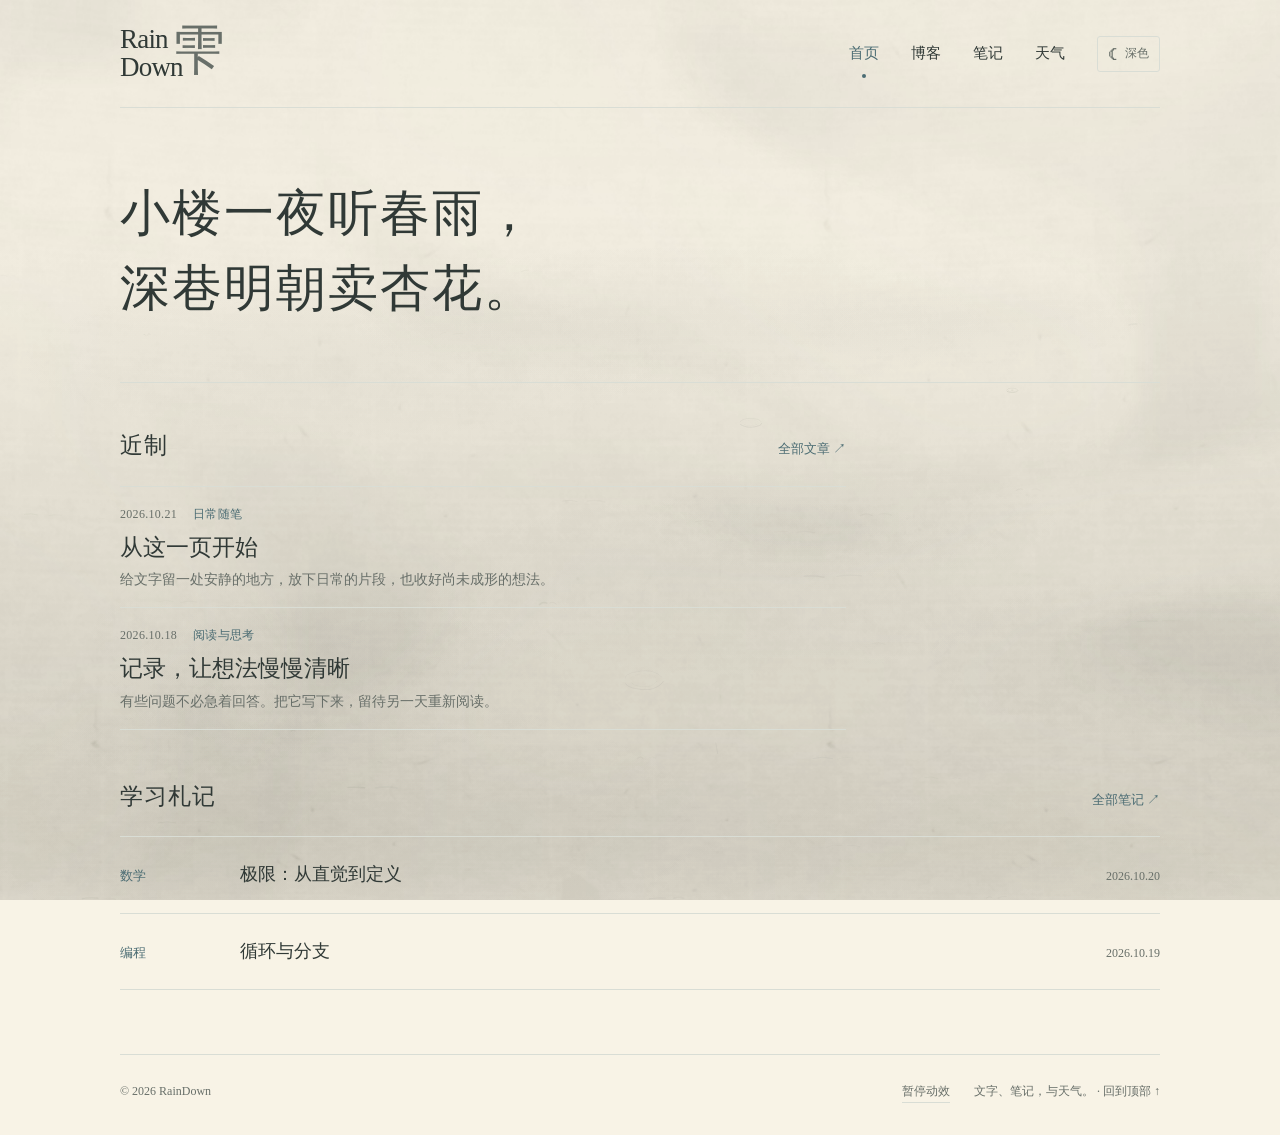
<file: index.html>
<!doctype html>
<html lang="zh-CN" class="home-page">
<head>
  <meta charset="utf-8">
  <meta name="viewport" content="width=device-width, initial-scale=1">
  <meta name="description" content="RainDown 个人网站，记录生活、学习与天气。">
  <meta name="theme-color" content="#f8f3e6" data-light-color="#f8f3e6">
  <title>首页 · RainDown</title>
  <link rel="icon" href="assets/favicon.svg" type="image/svg+xml">
  <script src="assets/js/theme.js?v=home-rain"></script>
  <link rel="stylesheet" href="assets/css/style.css">
  <link rel="stylesheet" href="assets/css/home-rain.css?v=compact-posts-7">
  <script src="assets/js/main.js" defer></script>
  <script src="assets/js/home-rain.js?v=fluid-mist-soft" defer></script>
</head>
<body>
  <canvas id="home-water" aria-hidden="true"></canvas>
  <canvas id="home-rain" aria-hidden="true"></canvas>
  <a class="skip-link" href="#main">跳到正文</a>
  <div class="shell">
    <header class="site-header">
      <a class="brand" href="index.html" aria-label="RainDown 首页">
        <span class="brand-name"><span>Rain</span><span>Down</span></span><span class="brand-note">雫</span>
      </a>
      <nav class="site-nav" aria-label="主导航"><a href="index.html" aria-current="page">首页</a>
<a href="blog.html">博客</a>
<a href="notes.html">笔记</a>
<a href="weather.html">天气</a></nav>
      <button class="theme-toggle" type="button" data-theme-toggle aria-label="切换到深色模式" aria-pressed="false" hidden><span data-theme-icon aria-hidden="true">☾</span><span data-theme-label>深色</span></button>
    </header>
    <main id="main">
<section class="hero" aria-labelledby="home-title">
  <h1 id="home-title">小楼一夜听春雨，<br>深巷明朝卖杏花。</h1>
</section>
<div class="home-grid">
  <section aria-labelledby="recent-posts">
    <div class="section-heading"><h2 id="recent-posts">近制</h2><a class="text-link" href="blog.html">全部文章 ↗</a></div>
    <article class="post-item">
      <div class="meta"><time datetime="2026-10-21">2026.10.21</time><span class="category">日常随笔</span></div>
      <h3><a href="posts/first-page.html">从这一页开始</a></h3><p>给文字留一处安静的地方，放下日常的片段，也收好尚未成形的想法。</p>
    </article><article class="post-item">
      <div class="meta"><time datetime="2026-10-18">2026.10.18</time><span class="category">阅读与思考</span></div>
      <h3><a href="posts/on-recording.html">记录，让想法慢慢清晰</a></h3><p>有些问题不必急着回答。把它写下来，留待另一天重新阅读。</p>
    </article>
  </section>
</div>
<section class="notes-section" aria-labelledby="recent-notes">
  <div class="section-heading"><h2 id="recent-notes">学习札记</h2><a class="text-link" href="notes.html">全部笔记 ↗</a></div>
  <a class="note-row" href="notes/limits.html"><span class="topic">数学</span><h3>极限：从直觉到定义</h3><time datetime="2026-10-20">2026.10.20</time></a>
  <a class="note-row" href="notes/c-control-flow.html"><span class="topic">编程</span><h3>循环与分支</h3><time datetime="2026-10-19">2026.10.19</time></a>
</section></main>
    <footer class="site-footer">
      <span>© 2026 RainDown</span>
      <div class="footer-tools"><button id="home-motion" type="button" aria-pressed="true" hidden>暂停动效</button><span>文字、笔记，与天气。<span aria-hidden="true"> · </span><a href="#main">回到顶部 ↑</a></span></div>
    </footer>
  </div>
</body>
</html>
</file>
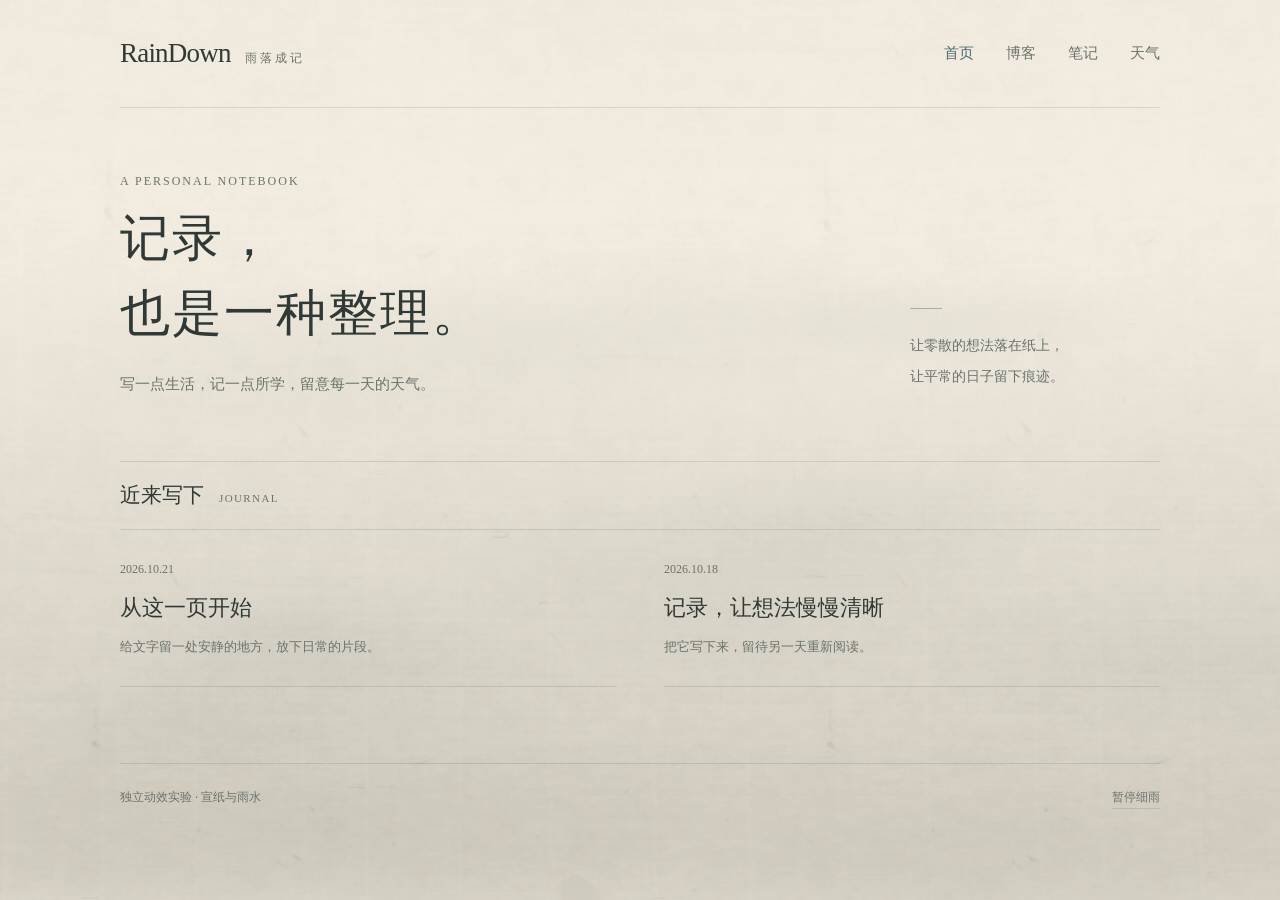
<file: experiments/ink-rain-water/index.html>
<!doctype html>
<html lang="zh-CN">
<head>
  <meta charset="utf-8">
  <meta name="viewport" content="width=device-width, initial-scale=1">
  <meta name="theme-color" content="#f8f3e6">
  <title>RainDown · 细雨水面实验</title>
  <link rel="stylesheet" href="style.css?v=overscroll-fix">
  <script src="rain-water.js?v=ripples-restored" defer></script>
</head>
<body>
  <canvas id="water" aria-hidden="true"></canvas>
  <canvas id="rain" aria-hidden="true"></canvas>
  <div class="shell">
    <header class="site-header">
      <div class="brand"><span class="brand-name">RainDown</span><span class="brand-note">雨落成记</span></div>
      <nav aria-label="测试页导航"><span class="current">首页</span><span>博客</span><span>笔记</span><span>天气</span></nav>
    </header>
    <main>
      <div class="eyebrow">A PERSONAL NOTEBOOK</div>
      <div class="hero">
        <div><h1>记录，<br>也是一种整理。</h1><p>写一点生活，记一点所学，留意每一天的天气。</p></div>
        <aside>让零散的想法落在纸上，<br>让平常的日子留下痕迹。</aside>
      </div>
      <div class="section-rule"><span>近来写下</span><span>JOURNAL</span></div>
      <div class="entries">
        <article><time datetime="2026-10-21">2026.10.21</time><h2>从这一页开始</h2><p>给文字留一处安静的地方，放下日常的片段。</p></article>
        <article><time datetime="2026-10-18">2026.10.18</time><h2>记录，让想法慢慢清晰</h2><p>把它写下来，留待另一天重新阅读。</p></article>
      </div>
    </main>
    <footer><span>独立动效实验 · 宣纸与雨水</span><button id="motion" type="button" aria-pressed="true">暂停细雨</button></footer>
  </div>
</body>
</html>
</file>
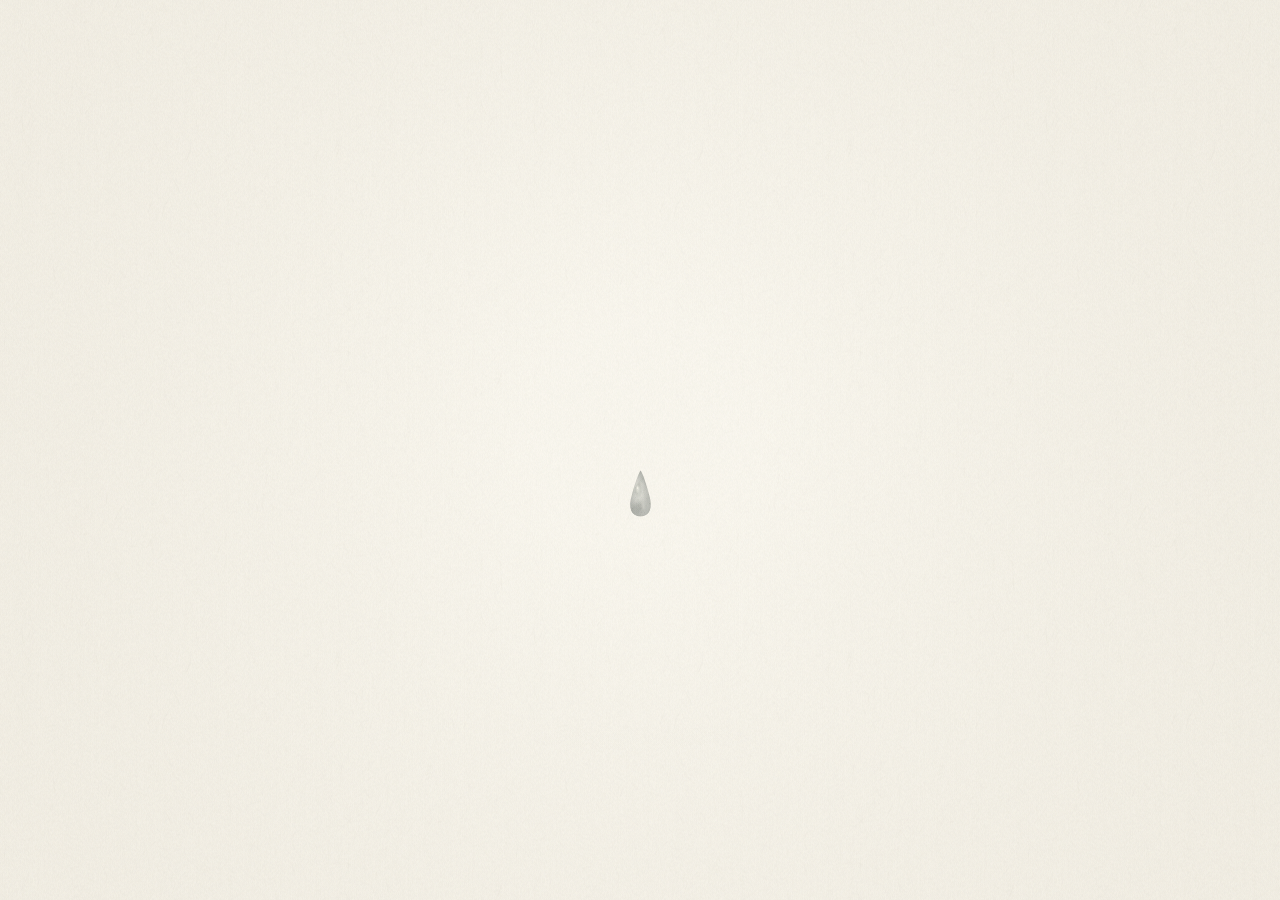
<file: experiments/rain-ink/index.html>
<!doctype html>
<html lang="zh-CN">
<head>
  <meta charset="utf-8">
  <meta name="viewport" content="width=device-width, initial-scale=1">
  <title>RainDown · 一滴墨雨</title>
  <link rel="stylesheet" href="style.css">
  <script src="rain-ink.js" defer></script>
</head>
<body>
  <canvas id="paper" aria-hidden="true"></canvas>
  <canvas id="ink" aria-hidden="true"></canvas>
  <h1 class="sr-only">一滴墨雨的水墨动画实验</h1>
  <div class="controls"><span>RainDown · 水墨习作</span><button id="replay" type="button">再落一滴 <span aria-hidden="true">↻</span></button></div>
  <noscript><p class="fallback">请启用 JavaScript 查看水墨动画。</p></noscript>
</body>
</html>
</file>
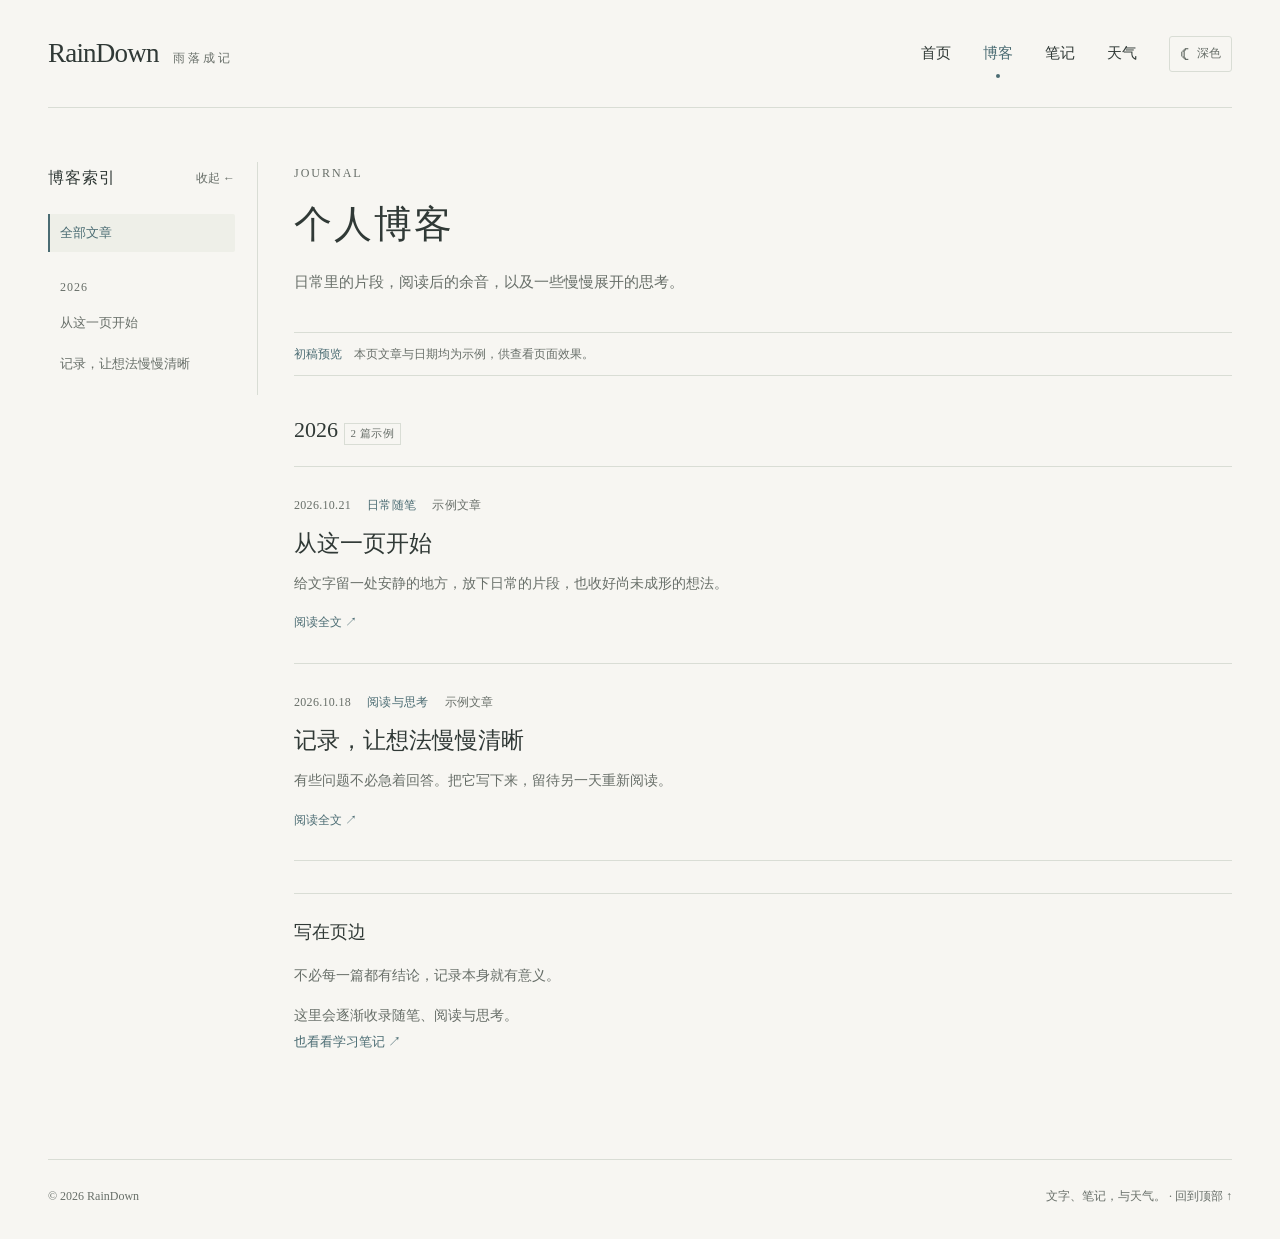
<file: blog.html>
<!doctype html>
<html lang="zh-CN">
<head>
  <meta charset="utf-8">
  <meta name="viewport" content="width=device-width, initial-scale=1">
  <meta name="description" content="RainDown 的个人博客，日常随笔与阅读思考。">
  <meta name="theme-color" content="#f7f6f2">
  <title>个人博客 · RainDown</title>
  <link rel="icon" href="assets/favicon.svg" type="image/svg+xml">
  <script src="assets/js/theme.js"></script>
  <link rel="stylesheet" href="assets/css/style.css">
  <script src="assets/js/main.js" defer></script>
</head>
<body class="indexed-page">
  <a class="skip-link" href="#main">跳到正文</a>
  <div class="shell">
    <header class="site-header">
      <a class="brand" href="index.html" aria-label="RainDown 首页">
        <span class="brand-name">RainDown</span><span class="brand-note">雨落成记</span>
      </a>
      <nav class="site-nav" aria-label="主导航"><a href="index.html">首页</a>
<a href="blog.html" aria-current="page">博客</a>
<a href="notes.html">笔记</a>
<a href="weather.html">天气</a></nav>
      <button class="theme-toggle" type="button" data-theme-toggle aria-label="切换到深色模式" aria-pressed="false" hidden><span data-theme-icon aria-hidden="true">☾</span><span data-theme-label>深色</span></button>
    </header>
    <div class="reading-layout" data-reading-layout>
      <aside class="index-sidebar" id="content-index" aria-labelledby="index-title">
        <div class="index-heading"><h2 id="index-title">博客索引</h2><button class="index-close" type="button" data-index-close aria-label="收起内容索引" aria-controls="content-index" aria-expanded="true" hidden>收起 <span aria-hidden="true">←</span></button></div>
        <nav aria-label="博客索引">
          <div class="index-overview"><a href="blog.html" aria-current="page">全部文章</a></div>
        <section class="index-group"><h3>2026</h3><ul><li><a href="posts/first-page.html">从这一页开始</a></li><li><a href="posts/on-recording.html">记录，让想法慢慢清晰</a></li></ul></section>
        </nav>
      </aside>
      <button class="index-toggle" type="button" data-index-toggle aria-controls="content-index" aria-expanded="false" aria-label="展开内容索引" title="展开内容索引" hidden><svg viewBox="0 0 24 24" width="18" height="18" fill="none" stroke="currentColor" stroke-width="1.5" aria-hidden="true"><rect x="3" y="4" width="18" height="16" rx="2"/><path d="M9 4v16m4-11 3 3-3 3"/></svg><span>显示索引</span></button>
      <button class="index-backdrop" type="button" data-index-backdrop aria-label="关闭内容索引" tabindex="-1" hidden></button>
    <main id="main"><header class="page-heading"><div class="eyebrow">JOURNAL</div><h1>个人博客</h1><p>日常里的片段，阅读后的余音，以及一些慢慢展开的思考。</p></header><div class="preview-note"><span>初稿预览</span><span>本页文章与日期均为示例，供查看页面效果。</span></div>
<div class="page-content archive-layout">
  <section aria-label="2026 年文章"><h2 class="archive-year">2026 <span class="demo-tag">2 篇示例</span></h2><a class="post-item" href="posts/first-page.html">
      <div class="meta"><time datetime="2026-10-21">2026.10.21</time><span class="category">日常随笔</span><span>示例文章</span></div>
      <h3>从这一页开始</h3><p>给文字留一处安静的地方，放下日常的片段，也收好尚未成形的想法。</p><span class="read-link">阅读全文 <span aria-hidden="true">↗</span></span>
    </a><a class="post-item" href="posts/on-recording.html">
      <div class="meta"><time datetime="2026-10-18">2026.10.18</time><span class="category">阅读与思考</span><span>示例文章</span></div>
      <h3>记录，让想法慢慢清晰</h3><p>有些问题不必急着回答。把它写下来，留待另一天重新阅读。</p><span class="read-link">阅读全文 <span aria-hidden="true">↗</span></span>
    </a></section>
  <aside class="archive-aside"><h2>写在页边</h2><p>不必每一篇都有结论，记录本身就有意义。</p><p>这里会逐渐收录随笔、阅读与思考。</p><a class="text-link" href="notes.html">也看看学习笔记 ↗</a></aside>
</div></main>
    </div>
    <footer class="site-footer">
      <span>© 2026 RainDown</span>
      <span>文字、笔记，与天气。<span aria-hidden="true"> · </span><a href="#main">回到顶部 ↑</a></span>
    </footer>
  </div>
</body>
</html>
</file>
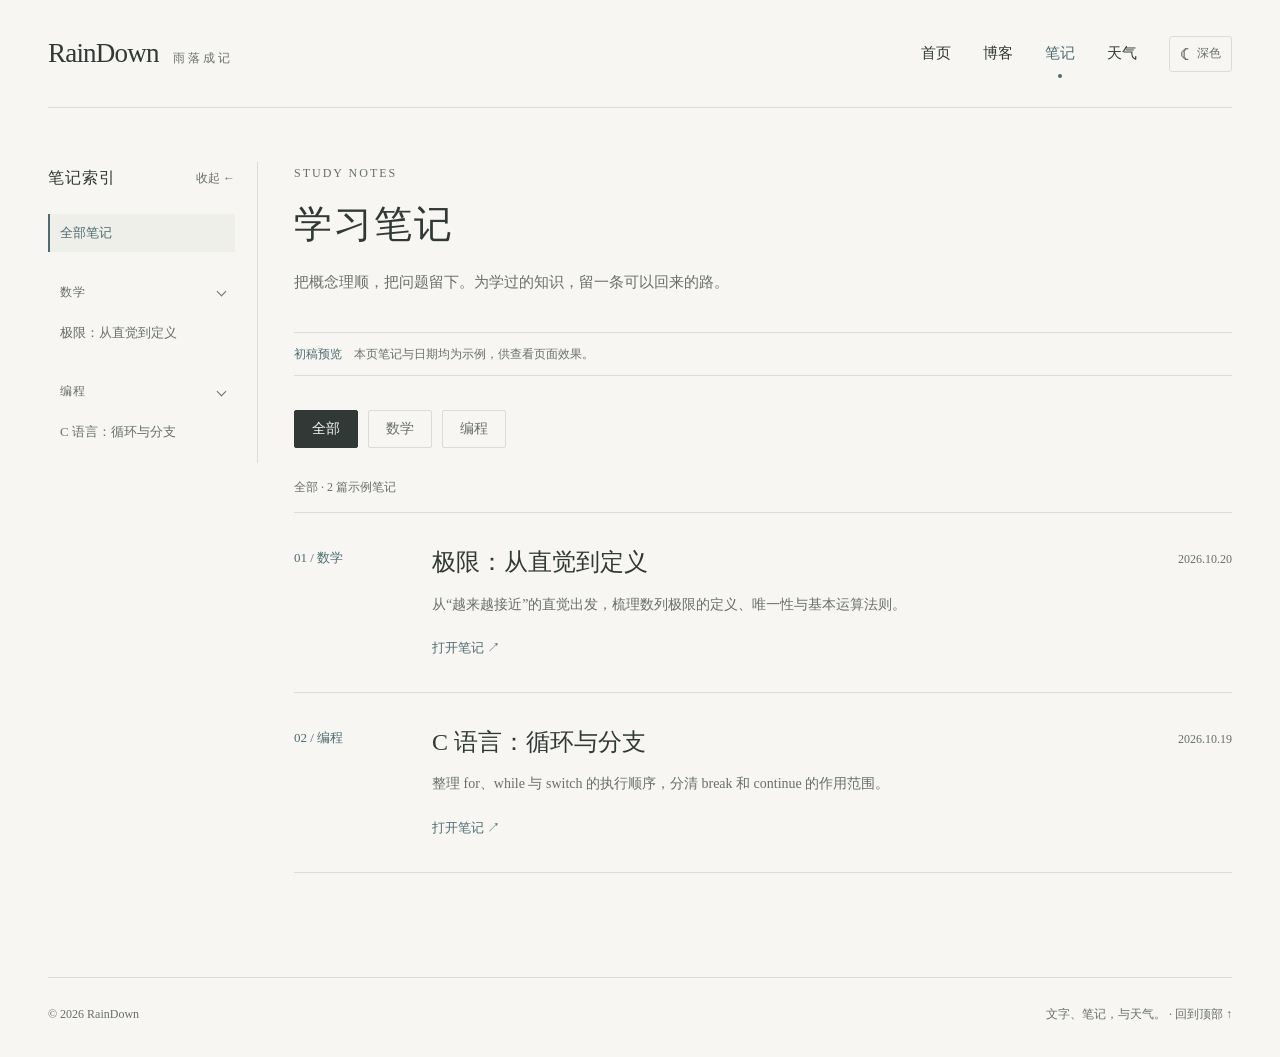
<file: notes.html>
<!doctype html>
<html lang="zh-CN">
<head>
  <meta charset="utf-8">
  <meta name="viewport" content="width=device-width, initial-scale=1">
  <meta name="description" content="RainDown 学习笔记，按主题整理概念、方法与问题。">
  <meta name="theme-color" content="#f7f6f2">
  <title>学习笔记 · RainDown</title>
  <link rel="icon" href="assets/favicon.svg" type="image/svg+xml">
  <script src="assets/js/theme.js"></script>
  <link rel="stylesheet" href="assets/css/style.css?v=subject-fold-1">
  <script src="assets/js/main.js?v=subject-fold-1" defer></script>
</head>
<body class="indexed-page">
  <a class="skip-link" href="#main">跳到正文</a>
  <div class="shell">
    <header class="site-header">
      <a class="brand" href="index.html" aria-label="RainDown 首页">
        <span class="brand-name">RainDown</span><span class="brand-note">雨落成记</span>
      </a>
      <nav class="site-nav" aria-label="主导航"><a href="index.html">首页</a>
<a href="blog.html">博客</a>
<a href="notes.html" aria-current="page">笔记</a>
<a href="weather.html">天气</a></nav>
      <button class="theme-toggle" type="button" data-theme-toggle aria-label="切换到深色模式" aria-pressed="false" hidden><span data-theme-icon aria-hidden="true">☾</span><span data-theme-label>深色</span></button>
    </header>
    <div class="reading-layout" data-reading-layout>
      <aside class="index-sidebar" id="content-index" aria-labelledby="index-title">
        <div class="index-heading"><h2 id="index-title">笔记索引</h2><button class="index-close" type="button" data-index-close aria-label="收起内容索引" aria-controls="content-index" aria-expanded="true" hidden>收起 <span aria-hidden="true">←</span></button></div>
        <nav aria-label="笔记索引">
          <div class="index-overview"><a href="notes.html" aria-current="page">全部笔记</a></div>
        <section class="index-group"><h3>数学</h3><ul><li><a href="notes/limits.html">极限：从直觉到定义</a></li></ul></section>
        <section class="index-group"><h3>编程</h3><ul><li><a href="notes/c-control-flow.html">C 语言：循环与分支</a></li></ul></section>
        </nav>
      </aside>
      <button class="index-toggle" type="button" data-index-toggle aria-controls="content-index" aria-expanded="false" aria-label="展开内容索引" title="展开内容索引" hidden><svg viewBox="0 0 24 24" width="18" height="18" fill="none" stroke="currentColor" stroke-width="1.5" aria-hidden="true"><rect x="3" y="4" width="18" height="16" rx="2"/><path d="M9 4v16m4-11 3 3-3 3"/></svg><span>显示索引</span></button>
      <button class="index-backdrop" type="button" data-index-backdrop aria-label="关闭内容索引" tabindex="-1" hidden></button>
    <main id="main"><header class="page-heading"><div class="eyebrow">STUDY NOTES</div><h1>学习笔记</h1><p>把概念理顺，把问题留下。为学过的知识，留一条可以回来的路。</p></header><div class="preview-note"><span>初稿预览</span><span>本页笔记与日期均为示例，供查看页面效果。</span></div>
<div class="page-content">
  <div class="filter-bar" data-note-filters role="group" aria-label="按主题筛选笔记" hidden>
    <button class="filter-button" type="button" data-filter="all" aria-pressed="true">全部</button>
    <button class="filter-button" type="button" data-filter="math" aria-pressed="false">数学</button>
    <button class="filter-button" type="button" data-filter="code" aria-pressed="false">编程</button>
  </div>
  <p class="filter-status" data-filter-status role="status" aria-live="polite">全部 · 2 篇示例笔记</p>
  <div>
    <article class="note-card" data-note-category="math">
      <span class="note-category">01 / 数学</span>
      <div><h2><a href="notes/limits.html">极限：从直觉到定义</a></h2><p>从“越来越接近”的直觉出发，梳理数列极限的定义、唯一性与基本运算法则。</p><a class="text-link" href="notes/limits.html">打开笔记 ↗</a></div>
      <time datetime="2026-10-20">2026.10.20</time>
    </article>
    <article class="note-card" data-note-category="code">
      <span class="note-category">02 / 编程</span>
      <div><h2><a href="notes/c-control-flow.html">C 语言：循环与分支</a></h2><p>整理 for、while 与 switch 的执行顺序，分清 break 和 continue 的作用范围。</p><a class="text-link" href="notes/c-control-flow.html">打开笔记 ↗</a></div>
      <time datetime="2026-10-19">2026.10.19</time>
    </article>
  </div>
</div></main>
    </div>
    <footer class="site-footer">
      <span>© 2026 RainDown</span>
      <span>文字、笔记，与天气。<span aria-hidden="true"> · </span><a href="#main">回到顶部 ↑</a></span>
    </footer>
  </div>
</body>
</html>
</file>
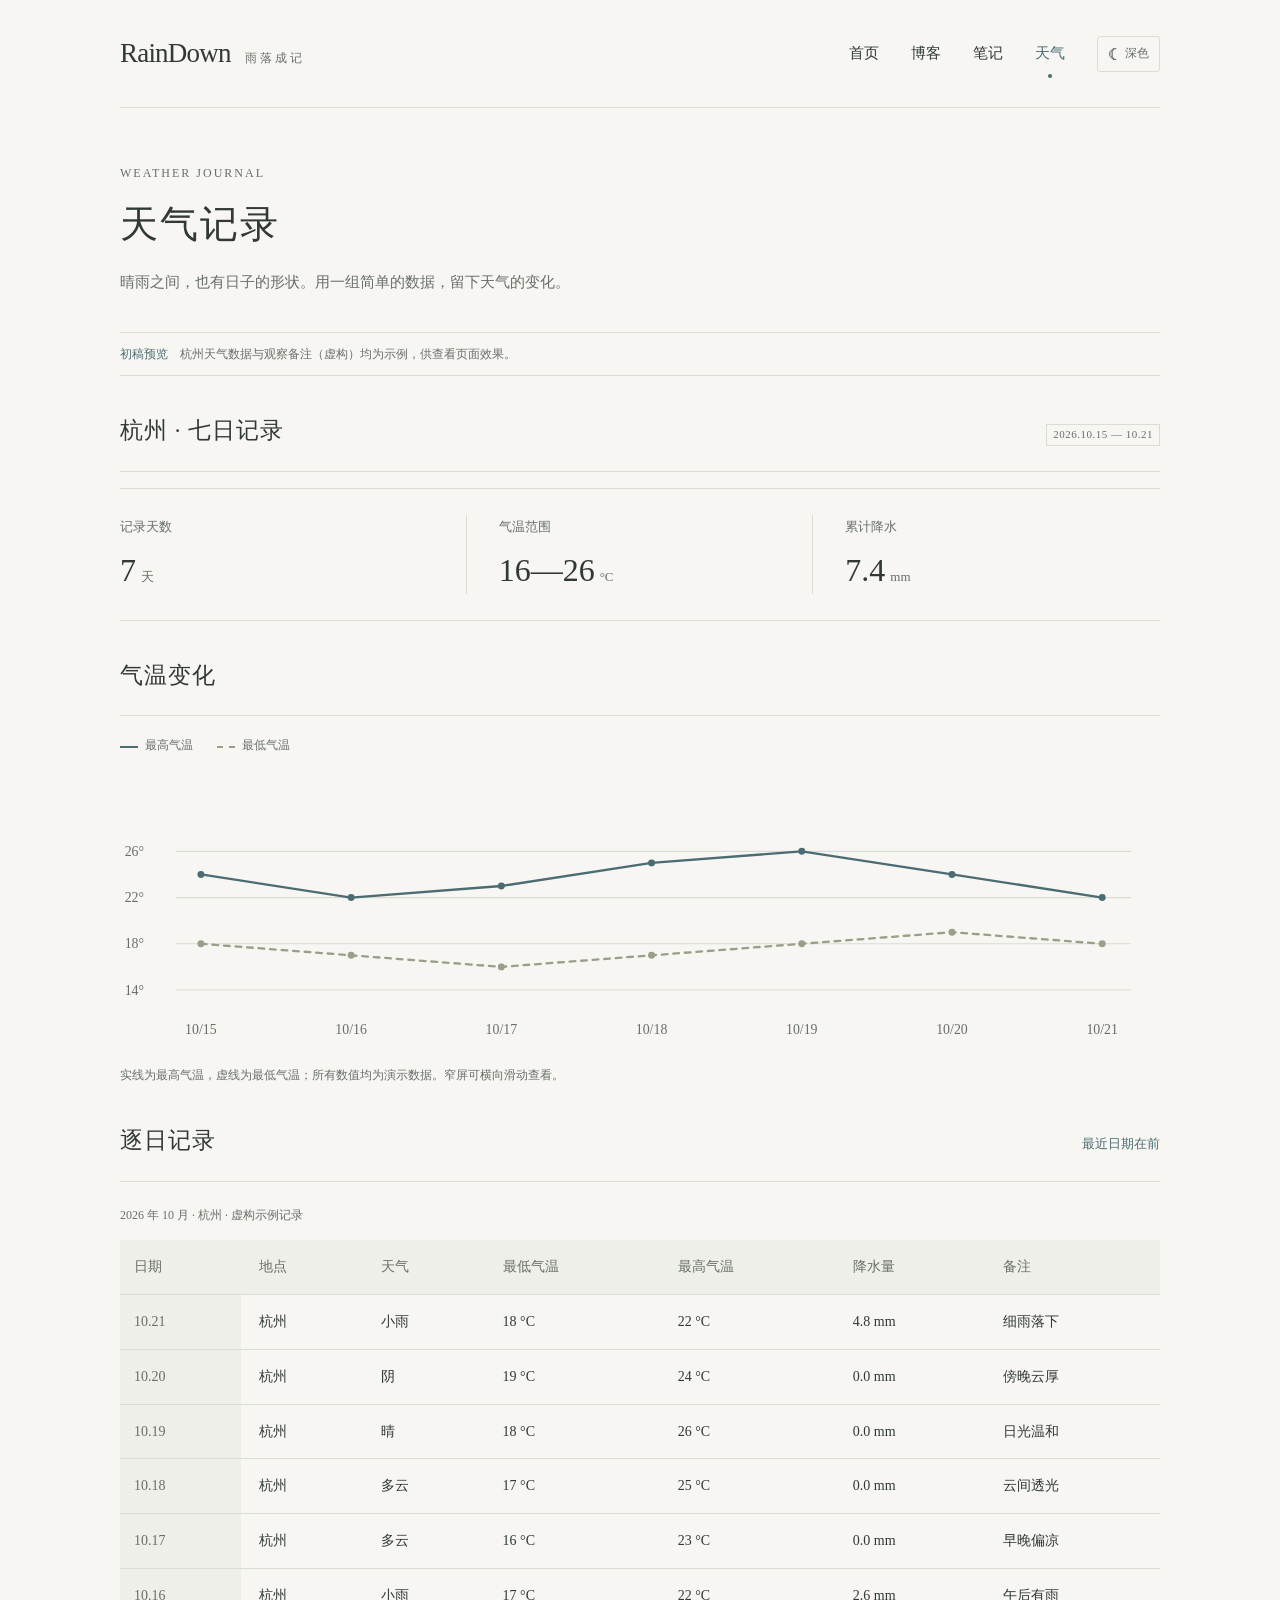
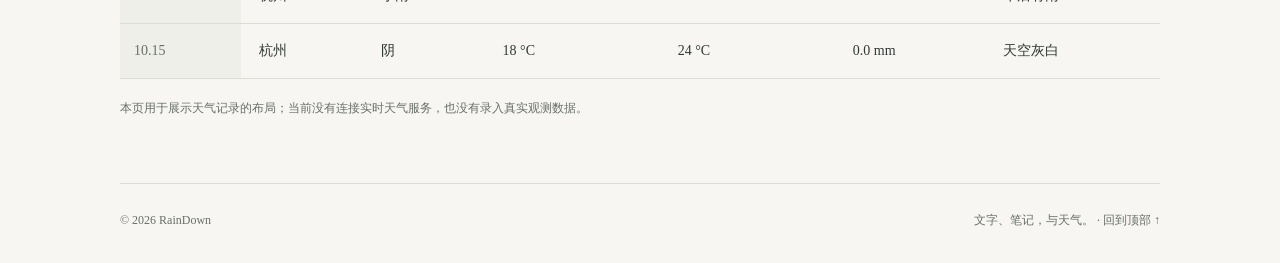
<file: weather.html>
<!doctype html>
<html lang="zh-CN">
<head>
  <meta charset="utf-8">
  <meta name="viewport" content="width=device-width, initial-scale=1">
  <meta name="description" content="RainDown 天气记录初稿，展示明确标注的七日虚构天气数据。">
  <meta name="theme-color" content="#f7f6f2">
  <title>天气记录 · RainDown</title>
  <link rel="icon" href="assets/favicon.svg" type="image/svg+xml">
  <script src="assets/js/theme.js"></script>
  <link rel="stylesheet" href="assets/css/style.css">
  <script src="assets/js/main.js" defer></script>
</head>
<body>
  <a class="skip-link" href="#main">跳到正文</a>
  <div class="shell">
    <header class="site-header">
      <a class="brand" href="index.html" aria-label="RainDown 首页">
        <span class="brand-name">RainDown</span><span class="brand-note">雨落成记</span>
      </a>
      <nav class="site-nav" aria-label="主导航"><a href="index.html">首页</a>
<a href="blog.html">博客</a>
<a href="notes.html">笔记</a>
<a href="weather.html" aria-current="page">天气</a></nav>
      <button class="theme-toggle" type="button" data-theme-toggle aria-label="切换到深色模式" aria-pressed="false" hidden><span data-theme-icon aria-hidden="true">☾</span><span data-theme-label>深色</span></button>
    </header>
    <main id="main"><header class="page-heading"><div class="eyebrow">WEATHER JOURNAL</div><h1>天气记录</h1><p>晴雨之间，也有日子的形状。用一组简单的数据，留下天气的变化。</p></header><div class="preview-note"><span>初稿预览</span><span>杭州天气数据与观察备注（虚构）均为示例，供查看页面效果。</span></div>
<div class="page-content">
  <div class="section-heading"><h2>杭州 · 七日记录</h2><span class="demo-tag">2026.10.15 — 10.21</span></div>
  <dl class="weather-summary">
    <div class="weather-stat"><dt>记录天数</dt><dd>7<small>天</small></dd></div>
    <div class="weather-stat"><dt>气温范围</dt><dd>16—26<small>°C</small></dd></div>
    <div class="weather-stat"><dt>累计降水</dt><dd>7.4<small>mm</small></dd></div>
  </dl>
  <section aria-labelledby="temperature-heading">
    <div class="section-heading"><h2 id="temperature-heading">气温变化</h2></div>
    <div class="chart-legend" aria-hidden="true"><span><i class="legend"></i>最高气温</span><span><i class="legend low"></i>最低气温</span></div>
    <figure class="chart" tabindex="0" role="group" aria-label="气温变化图，窄屏可横向滚动">
      <svg viewBox="0 0 900 235" role="img" aria-labelledby="chart-title chart-desc"><title id="chart-title">杭州七日最高与最低气温（示例）</title><desc id="chart-desc">10 月 15 至 21 日，实线代表最高气温，虚线代表最低气温。具体数值见下方记录表。</desc><line class="chart-grid" x1="48" y1="180" x2="875" y2="180"/><text x="4" y="184">14°</text><line class="chart-grid" x1="48" y1="140" x2="875" y2="140"/><text x="4" y="144">18°</text><line class="chart-grid" x1="48" y1="100" x2="875" y2="100"/><text x="4" y="104">22°</text><line class="chart-grid" x1="48" y1="60" x2="875" y2="60"/><text x="4" y="64">26°</text><polyline class="chart-high" points="70,80 200,100 330,90 460,70 590,60 720,80 850,100"/><polyline class="chart-low" points="70,140 200,150 330,160 460,150 590,140 720,130 850,140"/><circle cx="70" cy="80" r="3" fill="var(--accent)"/><circle cx="70" cy="140" r="3" fill="var(--chart-low)"/><circle cx="200" cy="100" r="3" fill="var(--accent)"/><circle cx="200" cy="150" r="3" fill="var(--chart-low)"/><circle cx="330" cy="90" r="3" fill="var(--accent)"/><circle cx="330" cy="160" r="3" fill="var(--chart-low)"/><circle cx="460" cy="70" r="3" fill="var(--accent)"/><circle cx="460" cy="150" r="3" fill="var(--chart-low)"/><circle cx="590" cy="60" r="3" fill="var(--accent)"/><circle cx="590" cy="140" r="3" fill="var(--chart-low)"/><circle cx="720" cy="80" r="3" fill="var(--accent)"/><circle cx="720" cy="130" r="3" fill="var(--chart-low)"/><circle cx="850" cy="100" r="3" fill="var(--accent)"/><circle cx="850" cy="140" r="3" fill="var(--chart-low)"/><text x="70" y="218" text-anchor="middle">10/15</text><text x="200" y="218" text-anchor="middle">10/16</text><text x="330" y="218" text-anchor="middle">10/17</text><text x="460" y="218" text-anchor="middle">10/18</text><text x="590" y="218" text-anchor="middle">10/19</text><text x="720" y="218" text-anchor="middle">10/20</text><text x="850" y="218" text-anchor="middle">10/21</text></svg>
      <figcaption>实线为最高气温，虚线为最低气温；所有数值均为演示数据。窄屏可横向滑动查看。</figcaption>
    </figure>
  </section>
  <section aria-labelledby="records-heading">
    <div class="section-heading"><h2 id="records-heading">逐日记录</h2><span class="text-link">最近日期在前</span></div>
    <div class="table-scroll" tabindex="0" role="region" aria-label="逐日天气记录表，窄屏可横向滚动">
      <table><caption>2026 年 10 月 · 杭州 · 虚构示例记录</caption><thead><tr><th scope="col">日期</th><th scope="col">地点</th><th scope="col">天气</th><th scope="col">最低气温</th><th scope="col">最高气温</th><th scope="col">降水量</th><th scope="col">备注</th></tr></thead><tbody><tr><th scope="row"><time datetime="2026-10-21">10.21</time></th><td>杭州</td><td>小雨</td><td class="numeric">18 °C</td><td class="numeric">22 °C</td><td class="numeric">4.8 mm</td><td>细雨落下</td></tr><tr><th scope="row"><time datetime="2026-10-20">10.20</time></th><td>杭州</td><td>阴</td><td class="numeric">19 °C</td><td class="numeric">24 °C</td><td class="numeric">0.0 mm</td><td>傍晚云厚</td></tr><tr><th scope="row"><time datetime="2026-10-19">10.19</time></th><td>杭州</td><td>晴</td><td class="numeric">18 °C</td><td class="numeric">26 °C</td><td class="numeric">0.0 mm</td><td>日光温和</td></tr><tr><th scope="row"><time datetime="2026-10-18">10.18</time></th><td>杭州</td><td>多云</td><td class="numeric">17 °C</td><td class="numeric">25 °C</td><td class="numeric">0.0 mm</td><td>云间透光</td></tr><tr><th scope="row"><time datetime="2026-10-17">10.17</time></th><td>杭州</td><td>多云</td><td class="numeric">16 °C</td><td class="numeric">23 °C</td><td class="numeric">0.0 mm</td><td>早晚偏凉</td></tr><tr><th scope="row"><time datetime="2026-10-16">10.16</time></th><td>杭州</td><td>小雨</td><td class="numeric">17 °C</td><td class="numeric">22 °C</td><td class="numeric">2.6 mm</td><td>午后有雨</td></tr><tr><th scope="row"><time datetime="2026-10-15">10.15</time></th><td>杭州</td><td>阴</td><td class="numeric">18 °C</td><td class="numeric">24 °C</td><td class="numeric">0.0 mm</td><td>天空灰白</td></tr></tbody></table>
    </div>
    <p class="weather-footnote">本页用于展示天气记录的布局；当前没有连接实时天气服务，也没有录入真实观测数据。</p>
  </section>
</div></main>
    <footer class="site-footer">
      <span>© 2026 RainDown</span>
      <span>文字、笔记，与天气。<span aria-hidden="true"> · </span><a href="#main">回到顶部 ↑</a></span>
    </footer>
  </div>
</body>
</html>
</file>
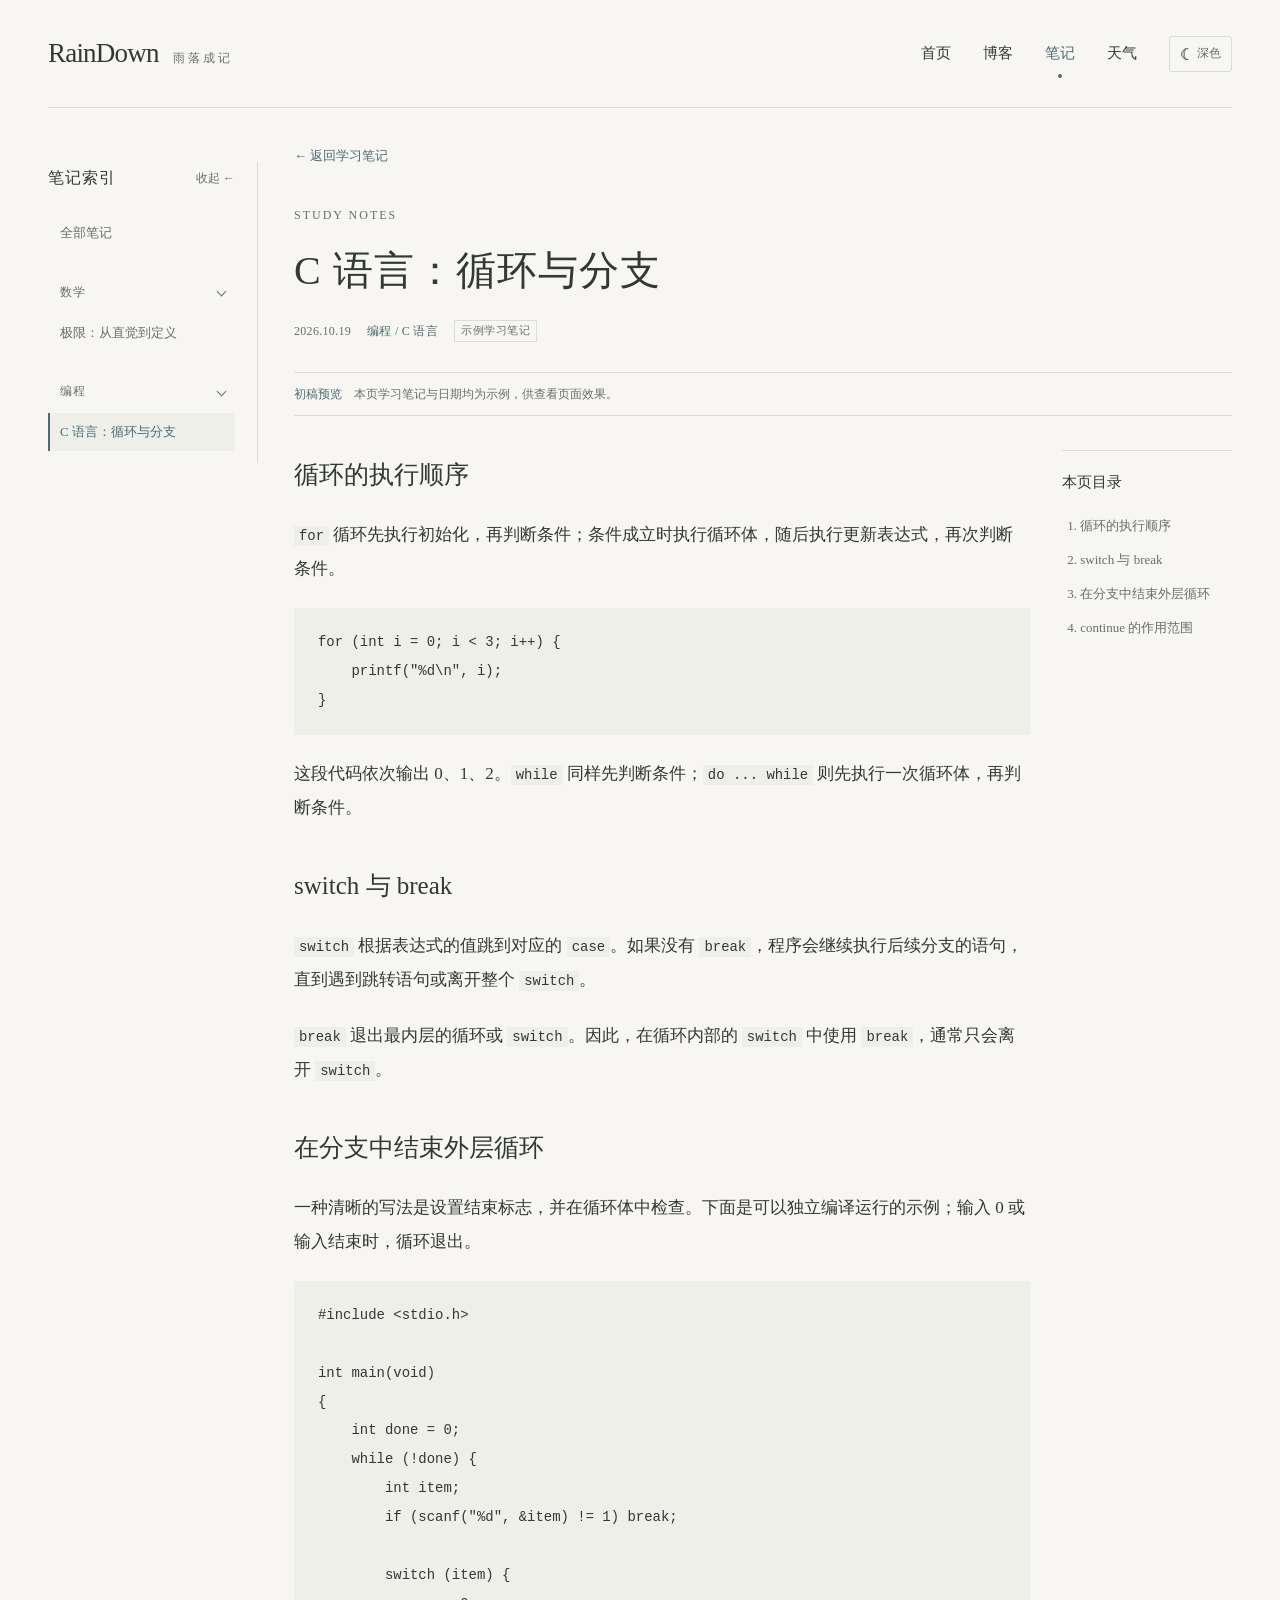
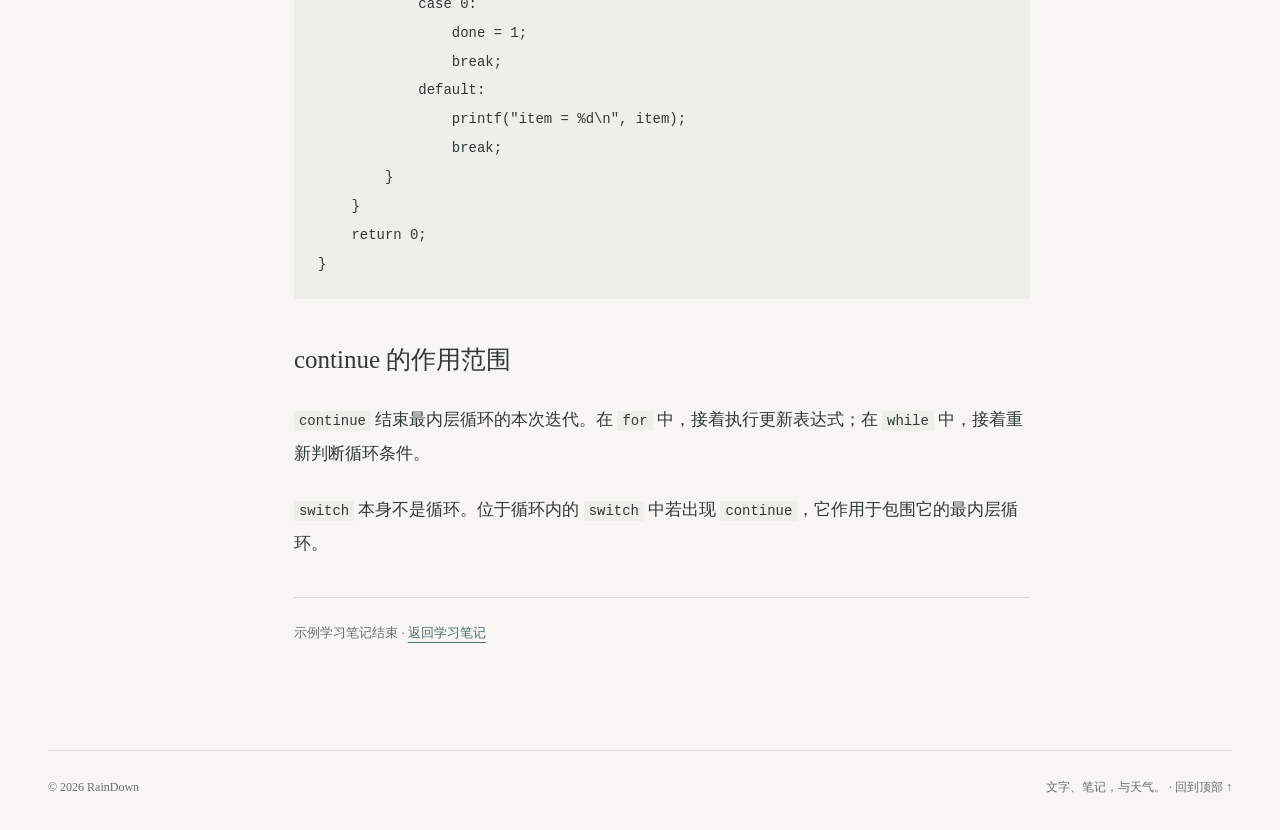
<file: notes/c-control-flow.html>
<!doctype html>
<html lang="zh-CN">
<head>
  <meta charset="utf-8">
  <meta name="viewport" content="width=device-width, initial-scale=1">
  <meta name="description" content="C 语言：循环与分支，RainDown 学习笔记初稿。">
  <meta name="theme-color" content="#f7f6f2">
  <title>C 语言：循环与分支 · RainDown</title>
  <link rel="icon" href="../assets/favicon.svg" type="image/svg+xml">
  <script src="../assets/js/theme.js"></script>
  <link rel="stylesheet" href="../assets/css/style.css?v=subject-fold-1">
  <script src="../assets/js/main.js?v=subject-fold-1" defer></script>
  <link rel="stylesheet" href="../assets/vendor/katex-0.19.0/katex.min.css">
  <link rel="stylesheet" href="../assets/css/math.css">
  <script defer src="../assets/vendor/katex-0.19.0/katex.min.js"></script>
  <script defer src="../assets/vendor/katex-0.19.0/contrib/auto-render.min.js"></script>
  <script defer src="../assets/js/math.js"></script>
</head>
<body class="indexed-page">
  <a class="skip-link" href="#main">跳到正文</a>
  <div class="shell">
    <header class="site-header">
      <a class="brand" href="../index.html" aria-label="RainDown 首页">
        <span class="brand-name">RainDown</span><span class="brand-note">雨落成记</span>
      </a>
      <nav class="site-nav" aria-label="主导航"><a href="../index.html">首页</a>
<a href="../blog.html">博客</a>
<a href="../notes.html" aria-current="page">笔记</a>
<a href="../weather.html">天气</a></nav>
      <button class="theme-toggle" type="button" data-theme-toggle aria-label="切换到深色模式" aria-pressed="false" hidden><span data-theme-icon aria-hidden="true">☾</span><span data-theme-label>深色</span></button>
    </header>
    <div class="reading-layout" data-reading-layout>
      <aside class="index-sidebar" id="content-index" aria-labelledby="index-title">
        <div class="index-heading"><h2 id="index-title">笔记索引</h2><button class="index-close" type="button" data-index-close aria-label="收起内容索引" aria-controls="content-index" aria-expanded="true" hidden>收起 <span aria-hidden="true">←</span></button></div>
        <nav aria-label="笔记索引">
          <div class="index-overview"><a href="../notes.html">全部笔记</a></div>
        <section class="index-group"><h3>数学</h3><ul><li><a href="../notes/limits.html">极限：从直觉到定义</a></li></ul></section>
        <section class="index-group"><h3>编程</h3><ul><li><a href="../notes/c-control-flow.html" aria-current="page">C 语言：循环与分支</a></li></ul></section>
        </nav>
      </aside>
      <button class="index-toggle" type="button" data-index-toggle aria-controls="content-index" aria-expanded="false" aria-label="展开内容索引" title="展开内容索引" hidden><svg viewBox="0 0 24 24" width="18" height="18" fill="none" stroke="currentColor" stroke-width="1.5" aria-hidden="true"><rect x="3" y="4" width="18" height="16" rx="2"/><path d="M9 4v16m4-11 3 3-3 3"/></svg><span>显示索引</span></button>
      <button class="index-backdrop" type="button" data-index-backdrop aria-label="关闭内容索引" tabindex="-1" hidden></button>
    <main id="main">
<a class="breadcrumb" href="../notes.html">← 返回学习笔记</a>
<header class="article-header"><div class="eyebrow">STUDY NOTES</div><h1>C 语言：循环与分支</h1><div class="meta"><time datetime="2026-10-19">2026.10.19</time><span class="category">编程 / C 语言</span><span class="demo-tag">示例学习笔记</span></div></header>
<div class="preview-note"><span>初稿预览</span><span>本页学习笔记与日期均为示例，供查看页面效果。</span></div>
<div class="article-layout">
  <article class="prose" aria-label="C 语言：循环与分支"><section aria-labelledby="loop"><h2 id="loop">循环的执行顺序</h2><p><code>for</code> 循环先执行初始化，再判断条件；条件成立时执行循环体，随后执行更新表达式，再次判断条件。</p><pre><code>for (int i = 0; i &lt; 3; i++) {
    printf("%d\n", i);
}</code></pre><p>这段代码依次输出 0、1、2。<code>while</code> 同样先判断条件；<code>do ... while</code> 则先执行一次循环体，再判断条件。</p></section><section aria-labelledby="switch"><h2 id="switch">switch 与 break</h2><p><code>switch</code> 根据表达式的值跳到对应的 <code>case</code>。如果没有 <code>break</code>，程序会继续执行后续分支的语句，直到遇到跳转语句或离开整个 <code>switch</code>。</p><p><code>break</code> 退出最内层的循环或 <code>switch</code>。因此，在循环内部的 <code>switch</code> 中使用 <code>break</code>，通常只会离开 <code>switch</code>。</p></section><section aria-labelledby="exit"><h2 id="exit">在分支中结束外层循环</h2><p>一种清晰的写法是设置结束标志，并在循环体中检查。下面是可以独立编译运行的示例；输入 0 或输入结束时，循环退出。</p><pre><code>#include &lt;stdio.h&gt;

int main(void)
{
    int done = 0;
    while (!done) {
        int item;
        if (scanf("%d", &amp;item) != 1) break;

        switch (item) {
            case 0:
                done = 1;
                break;
            default:
                printf("item = %d\n", item);
                break;
        }
    }
    return 0;
}</code></pre></section><section aria-labelledby="continue"><h2 id="continue">continue 的作用范围</h2><p><code>continue</code> 结束最内层循环的本次迭代。在 <code>for</code> 中，接着执行更新表达式；在 <code>while</code> 中，接着重新判断循环条件。</p><p><code>switch</code> 本身不是循环。位于循环内的 <code>switch</code> 中若出现 <code>continue</code>，它作用于包围它的最内层循环。</p></section><div class="article-end">示例学习笔记结束 · <a href="../notes.html">返回学习笔记</a></div></article>
  <nav class="article-toc" aria-label="本文目录"><h2>本页目录</h2><ol><li><a href="#loop">循环的执行顺序</a></li><li><a href="#switch">switch 与 break</a></li><li><a href="#exit">在分支中结束外层循环</a></li><li><a href="#continue">continue 的作用范围</a></li></ol></nav>
</div></main>
    </div>
    <footer class="site-footer">
      <span>© 2026 RainDown</span>
      <span>文字、笔记，与天气。<span aria-hidden="true"> · </span><a href="#main">回到顶部 ↑</a></span>
    </footer>
  </div>
</body>
</html>
</file>
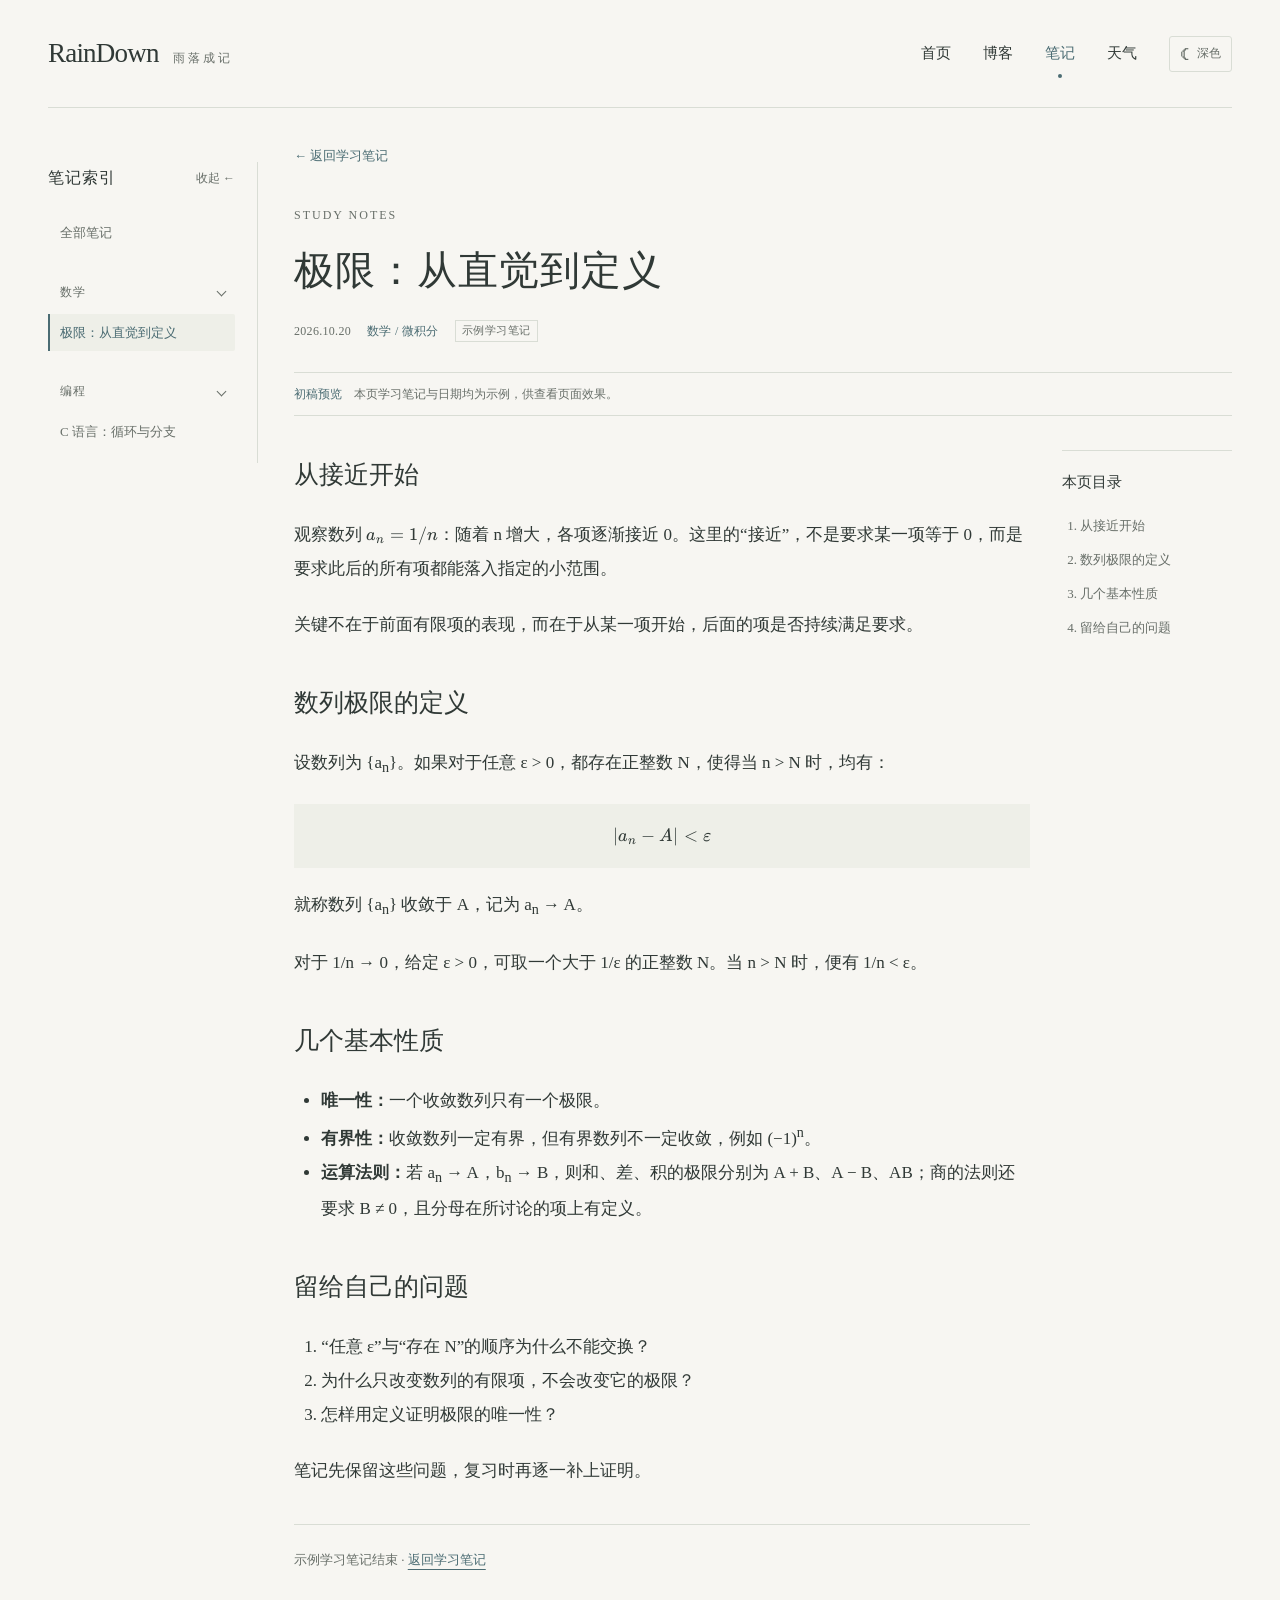
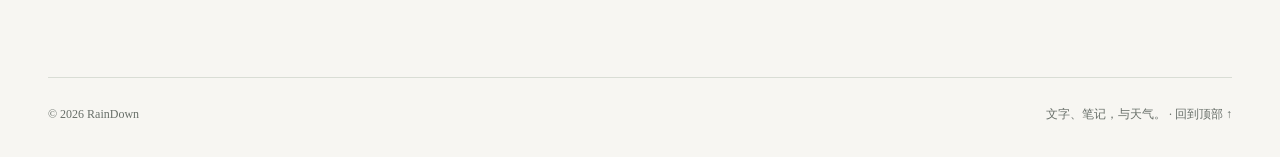
<file: notes/limits.html>
<!doctype html>
<html lang="zh-CN">
<head>
  <meta charset="utf-8">
  <meta name="viewport" content="width=device-width, initial-scale=1">
  <meta name="description" content="极限：从直觉到定义，RainDown 学习笔记初稿。">
  <meta name="theme-color" content="#f7f6f2">
  <title>极限：从直觉到定义 · RainDown</title>
  <link rel="icon" href="../assets/favicon.svg" type="image/svg+xml">
  <script src="../assets/js/theme.js"></script>
  <link rel="stylesheet" href="../assets/css/style.css?v=subject-fold-1">
  <script src="../assets/js/main.js?v=subject-fold-1" defer></script>
  <link rel="stylesheet" href="../assets/vendor/katex-0.19.0/katex.min.css">
  <link rel="stylesheet" href="../assets/css/math.css">
  <script defer src="../assets/vendor/katex-0.19.0/katex.min.js"></script>
  <script defer src="../assets/vendor/katex-0.19.0/contrib/auto-render.min.js"></script>
  <script defer src="../assets/js/math.js"></script>
</head>
<body class="indexed-page">
  <a class="skip-link" href="#main">跳到正文</a>
  <div class="shell">
    <header class="site-header">
      <a class="brand" href="../index.html" aria-label="RainDown 首页">
        <span class="brand-name">RainDown</span><span class="brand-note">雨落成记</span>
      </a>
      <nav class="site-nav" aria-label="主导航"><a href="../index.html">首页</a>
<a href="../blog.html">博客</a>
<a href="../notes.html" aria-current="page">笔记</a>
<a href="../weather.html">天气</a></nav>
      <button class="theme-toggle" type="button" data-theme-toggle aria-label="切换到深色模式" aria-pressed="false" hidden><span data-theme-icon aria-hidden="true">☾</span><span data-theme-label>深色</span></button>
    </header>
    <div class="reading-layout" data-reading-layout>
      <aside class="index-sidebar" id="content-index" aria-labelledby="index-title">
        <div class="index-heading"><h2 id="index-title">笔记索引</h2><button class="index-close" type="button" data-index-close aria-label="收起内容索引" aria-controls="content-index" aria-expanded="true" hidden>收起 <span aria-hidden="true">←</span></button></div>
        <nav aria-label="笔记索引">
          <div class="index-overview"><a href="../notes.html">全部笔记</a></div>
        <section class="index-group"><h3>数学</h3><ul><li><a href="../notes/limits.html" aria-current="page">极限：从直觉到定义</a></li></ul></section>
        <section class="index-group"><h3>编程</h3><ul><li><a href="../notes/c-control-flow.html">C 语言：循环与分支</a></li></ul></section>
        </nav>
      </aside>
      <button class="index-toggle" type="button" data-index-toggle aria-controls="content-index" aria-expanded="false" aria-label="展开内容索引" title="展开内容索引" hidden><svg viewBox="0 0 24 24" width="18" height="18" fill="none" stroke="currentColor" stroke-width="1.5" aria-hidden="true"><rect x="3" y="4" width="18" height="16" rx="2"/><path d="M9 4v16m4-11 3 3-3 3"/></svg><span>显示索引</span></button>
      <button class="index-backdrop" type="button" data-index-backdrop aria-label="关闭内容索引" tabindex="-1" hidden></button>
    <main id="main">
<a class="breadcrumb" href="../notes.html">← 返回学习笔记</a>
<header class="article-header"><div class="eyebrow">STUDY NOTES</div><h1>极限：从直觉到定义</h1><div class="meta"><time datetime="2026-10-20">2026.10.20</time><span class="category">数学 / 微积分</span><span class="demo-tag">示例学习笔记</span></div></header>
<div class="preview-note"><span>初稿预览</span><span>本页学习笔记与日期均为示例，供查看页面效果。</span></div>
<div class="article-layout">
  <article class="prose" aria-label="极限：从直觉到定义"><section aria-labelledby="intuition"><h2 id="intuition">从接近开始</h2><p>观察数列 $a_n = 1/n$：随着 n 增大，各项逐渐接近 0。这里的“接近”，不是要求某一项等于 0，而是要求此后的所有项都能落入指定的小范围。</p><p>关键不在于前面有限项的表现，而在于从某一项开始，后面的项是否持续满足要求。</p></section><section aria-labelledby="definition"><h2 id="definition">数列极限的定义</h2><p>设数列为 {a<sub>n</sub>}。如果对于任意 ε &gt; 0，都存在正整数 N，使得当 n &gt; N 时，均有：</p><div class="formula">$$|a_n-A| &lt; \varepsilon$$</div><p>就称数列 {a<sub>n</sub>} 收敛于 A，记为 a<sub>n</sub> → A。</p><p>对于 1/n → 0，给定 ε &gt; 0，可取一个大于 1/ε 的正整数 N。当 n &gt; N 时，便有 1/n &lt; ε。</p></section><section aria-labelledby="properties"><h2 id="properties">几个基本性质</h2><ul><li><strong>唯一性：</strong>一个收敛数列只有一个极限。</li><li><strong>有界性：</strong>收敛数列一定有界，但有界数列不一定收敛，例如 (−1)<sup>n</sup>。</li><li><strong>运算法则：</strong>若 a<sub>n</sub> → A，b<sub>n</sub> → B，则和、差、积的极限分别为 A + B、A − B、AB；商的法则还要求 B ≠ 0，且分母在所讨论的项上有定义。</li></ul></section><section aria-labelledby="questions"><h2 id="questions">留给自己的问题</h2><ol><li>“任意 ε”与“存在 N”的顺序为什么不能交换？</li><li>为什么只改变数列的有限项，不会改变它的极限？</li><li>怎样用定义证明极限的唯一性？</li></ol><p>笔记先保留这些问题，复习时再逐一补上证明。</p></section><div class="article-end">示例学习笔记结束 · <a href="../notes.html">返回学习笔记</a></div></article>
  <nav class="article-toc" aria-label="本文目录"><h2>本页目录</h2><ol><li><a href="#intuition">从接近开始</a></li><li><a href="#definition">数列极限的定义</a></li><li><a href="#properties">几个基本性质</a></li><li><a href="#questions">留给自己的问题</a></li></ol></nav>
</div></main>
    </div>
    <footer class="site-footer">
      <span>© 2026 RainDown</span>
      <span>文字、笔记，与天气。<span aria-hidden="true"> · </span><a href="#main">回到顶部 ↑</a></span>
    </footer>
  </div>
</body>
</html>
</file>
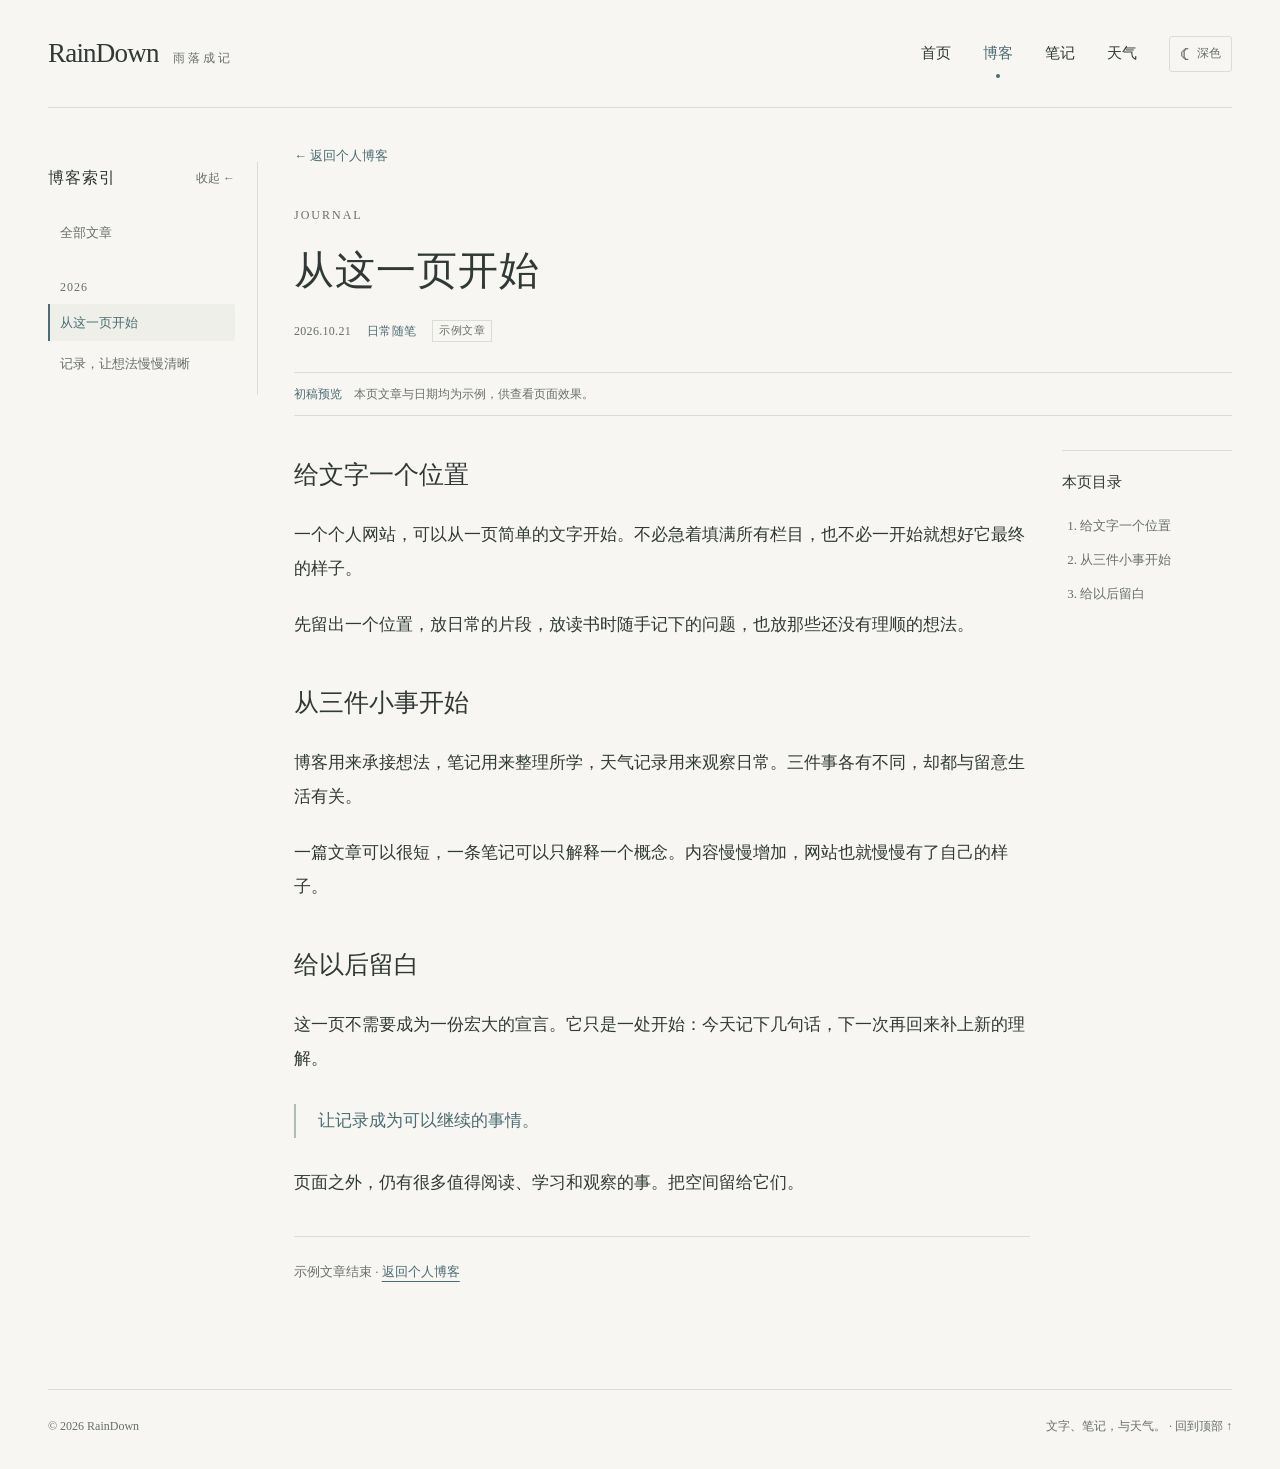
<file: posts/first-page.html>
<!doctype html>
<html lang="zh-CN">
<head>
  <meta charset="utf-8">
  <meta name="viewport" content="width=device-width, initial-scale=1">
  <meta name="description" content="从这一页开始，RainDown 文章初稿。">
  <meta name="theme-color" content="#f7f6f2">
  <title>从这一页开始 · RainDown</title>
  <link rel="icon" href="../assets/favicon.svg" type="image/svg+xml">
  <script src="../assets/js/theme.js"></script>
  <link rel="stylesheet" href="../assets/css/style.css">
  <script src="../assets/js/main.js" defer></script>
  <link rel="stylesheet" href="../assets/vendor/katex-0.19.0/katex.min.css">
  <link rel="stylesheet" href="../assets/css/math.css">
  <script defer src="../assets/vendor/katex-0.19.0/katex.min.js"></script>
  <script defer src="../assets/vendor/katex-0.19.0/contrib/auto-render.min.js"></script>
  <script defer src="../assets/js/math.js"></script>
</head>
<body class="indexed-page">
  <a class="skip-link" href="#main">跳到正文</a>
  <div class="shell">
    <header class="site-header">
      <a class="brand" href="../index.html" aria-label="RainDown 首页">
        <span class="brand-name">RainDown</span><span class="brand-note">雨落成记</span>
      </a>
      <nav class="site-nav" aria-label="主导航"><a href="../index.html">首页</a>
<a href="../blog.html" aria-current="page">博客</a>
<a href="../notes.html">笔记</a>
<a href="../weather.html">天气</a></nav>
      <button class="theme-toggle" type="button" data-theme-toggle aria-label="切换到深色模式" aria-pressed="false" hidden><span data-theme-icon aria-hidden="true">☾</span><span data-theme-label>深色</span></button>
    </header>
    <div class="reading-layout" data-reading-layout>
      <aside class="index-sidebar" id="content-index" aria-labelledby="index-title">
        <div class="index-heading"><h2 id="index-title">博客索引</h2><button class="index-close" type="button" data-index-close aria-label="收起内容索引" aria-controls="content-index" aria-expanded="true" hidden>收起 <span aria-hidden="true">←</span></button></div>
        <nav aria-label="博客索引">
          <div class="index-overview"><a href="../blog.html">全部文章</a></div>
        <section class="index-group"><h3>2026</h3><ul><li><a href="../posts/first-page.html" aria-current="page">从这一页开始</a></li><li><a href="../posts/on-recording.html">记录，让想法慢慢清晰</a></li></ul></section>
        </nav>
      </aside>
      <button class="index-toggle" type="button" data-index-toggle aria-controls="content-index" aria-expanded="false" aria-label="展开内容索引" title="展开内容索引" hidden><svg viewBox="0 0 24 24" width="18" height="18" fill="none" stroke="currentColor" stroke-width="1.5" aria-hidden="true"><rect x="3" y="4" width="18" height="16" rx="2"/><path d="M9 4v16m4-11 3 3-3 3"/></svg><span>显示索引</span></button>
      <button class="index-backdrop" type="button" data-index-backdrop aria-label="关闭内容索引" tabindex="-1" hidden></button>
    <main id="main">
<a class="breadcrumb" href="../blog.html">← 返回个人博客</a>
<header class="article-header"><div class="eyebrow">JOURNAL</div><h1>从这一页开始</h1><div class="meta"><time datetime="2026-10-21">2026.10.21</time><span class="category">日常随笔</span><span class="demo-tag">示例文章</span></div></header>
<div class="preview-note"><span>初稿预览</span><span>本页文章与日期均为示例，供查看页面效果。</span></div>
<div class="article-layout">
  <article class="prose" aria-label="从这一页开始"><section aria-labelledby="a-place"><h2 id="a-place">给文字一个位置</h2><p>一个个人网站，可以从一页简单的文字开始。不必急着填满所有栏目，也不必一开始就想好它最终的样子。</p><p>先留出一个位置，放日常的片段，放读书时随手记下的问题，也放那些还没有理顺的想法。</p></section><section aria-labelledby="three-things"><h2 id="three-things">从三件小事开始</h2><p>博客用来承接想法，笔记用来整理所学，天气记录用来观察日常。三件事各有不同，却都与留意生活有关。</p><p>一篇文章可以很短，一条笔记可以只解释一个概念。内容慢慢增加，网站也就慢慢有了自己的样子。</p></section><section aria-labelledby="keep-going"><h2 id="keep-going">给以后留白</h2><p>这一页不需要成为一份宏大的宣言。它只是一处开始：今天记下几句话，下一次再回来补上新的理解。</p><blockquote><p>让记录成为可以继续的事情。</p></blockquote><p>页面之外，仍有很多值得阅读、学习和观察的事。把空间留给它们。</p></section><div class="article-end">示例文章结束 · <a href="../blog.html">返回个人博客</a></div></article>
  <nav class="article-toc" aria-label="本文目录"><h2>本页目录</h2><ol><li><a href="#a-place">给文字一个位置</a></li><li><a href="#three-things">从三件小事开始</a></li><li><a href="#keep-going">给以后留白</a></li></ol></nav>
</div></main>
    </div>
    <footer class="site-footer">
      <span>© 2026 RainDown</span>
      <span>文字、笔记，与天气。<span aria-hidden="true"> · </span><a href="#main">回到顶部 ↑</a></span>
    </footer>
  </div>
</body>
</html>
</file>
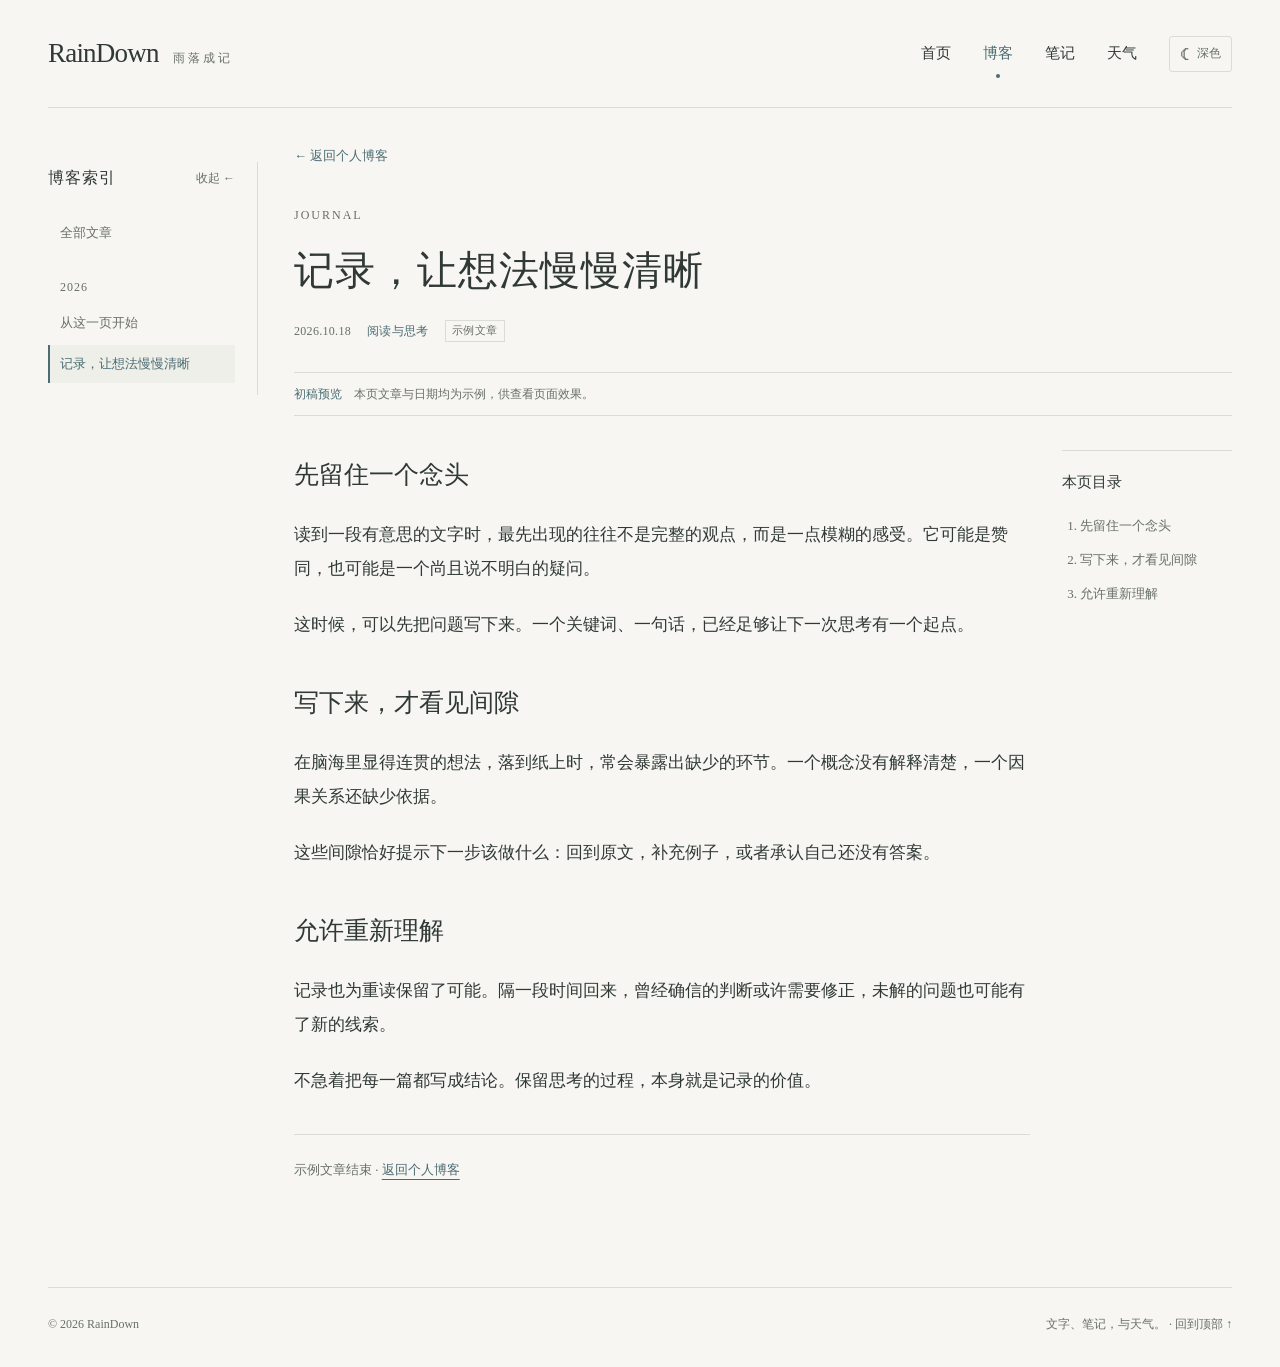
<file: posts/on-recording.html>
<!doctype html>
<html lang="zh-CN">
<head>
  <meta charset="utf-8">
  <meta name="viewport" content="width=device-width, initial-scale=1">
  <meta name="description" content="记录，让想法慢慢清晰，RainDown 文章初稿。">
  <meta name="theme-color" content="#f7f6f2">
  <title>记录，让想法慢慢清晰 · RainDown</title>
  <link rel="icon" href="../assets/favicon.svg" type="image/svg+xml">
  <script src="../assets/js/theme.js"></script>
  <link rel="stylesheet" href="../assets/css/style.css">
  <script src="../assets/js/main.js" defer></script>
  <link rel="stylesheet" href="../assets/vendor/katex-0.19.0/katex.min.css">
  <link rel="stylesheet" href="../assets/css/math.css">
  <script defer src="../assets/vendor/katex-0.19.0/katex.min.js"></script>
  <script defer src="../assets/vendor/katex-0.19.0/contrib/auto-render.min.js"></script>
  <script defer src="../assets/js/math.js"></script>
</head>
<body class="indexed-page">
  <a class="skip-link" href="#main">跳到正文</a>
  <div class="shell">
    <header class="site-header">
      <a class="brand" href="../index.html" aria-label="RainDown 首页">
        <span class="brand-name">RainDown</span><span class="brand-note">雨落成记</span>
      </a>
      <nav class="site-nav" aria-label="主导航"><a href="../index.html">首页</a>
<a href="../blog.html" aria-current="page">博客</a>
<a href="../notes.html">笔记</a>
<a href="../weather.html">天气</a></nav>
      <button class="theme-toggle" type="button" data-theme-toggle aria-label="切换到深色模式" aria-pressed="false" hidden><span data-theme-icon aria-hidden="true">☾</span><span data-theme-label>深色</span></button>
    </header>
    <div class="reading-layout" data-reading-layout>
      <aside class="index-sidebar" id="content-index" aria-labelledby="index-title">
        <div class="index-heading"><h2 id="index-title">博客索引</h2><button class="index-close" type="button" data-index-close aria-label="收起内容索引" aria-controls="content-index" aria-expanded="true" hidden>收起 <span aria-hidden="true">←</span></button></div>
        <nav aria-label="博客索引">
          <div class="index-overview"><a href="../blog.html">全部文章</a></div>
        <section class="index-group"><h3>2026</h3><ul><li><a href="../posts/first-page.html">从这一页开始</a></li><li><a href="../posts/on-recording.html" aria-current="page">记录，让想法慢慢清晰</a></li></ul></section>
        </nav>
      </aside>
      <button class="index-toggle" type="button" data-index-toggle aria-controls="content-index" aria-expanded="false" aria-label="展开内容索引" title="展开内容索引" hidden><svg viewBox="0 0 24 24" width="18" height="18" fill="none" stroke="currentColor" stroke-width="1.5" aria-hidden="true"><rect x="3" y="4" width="18" height="16" rx="2"/><path d="M9 4v16m4-11 3 3-3 3"/></svg><span>显示索引</span></button>
      <button class="index-backdrop" type="button" data-index-backdrop aria-label="关闭内容索引" tabindex="-1" hidden></button>
    <main id="main">
<a class="breadcrumb" href="../blog.html">← 返回个人博客</a>
<header class="article-header"><div class="eyebrow">JOURNAL</div><h1>记录，让想法慢慢清晰</h1><div class="meta"><time datetime="2026-10-18">2026.10.18</time><span class="category">阅读与思考</span><span class="demo-tag">示例文章</span></div></header>
<div class="preview-note"><span>初稿预览</span><span>本页文章与日期均为示例，供查看页面效果。</span></div>
<div class="article-layout">
  <article class="prose" aria-label="记录，让想法慢慢清晰"><section aria-labelledby="catch"><h2 id="catch">先留住一个念头</h2><p>读到一段有意思的文字时，最先出现的往往不是完整的观点，而是一点模糊的感受。它可能是赞同，也可能是一个尚且说不明白的疑问。</p><p>这时候，可以先把问题写下来。一个关键词、一句话，已经足够让下一次思考有一个起点。</p></section><section aria-labelledby="clarify"><h2 id="clarify">写下来，才看见间隙</h2><p>在脑海里显得连贯的想法，落到纸上时，常会暴露出缺少的环节。一个概念没有解释清楚，一个因果关系还缺少依据。</p><p>这些间隙恰好提示下一步该做什么：回到原文，补充例子，或者承认自己还没有答案。</p></section><section aria-labelledby="return"><h2 id="return">允许重新理解</h2><p>记录也为重读保留了可能。隔一段时间回来，曾经确信的判断或许需要修正，未解的问题也可能有了新的线索。</p><p>不急着把每一篇都写成结论。保留思考的过程，本身就是记录的价值。</p></section><div class="article-end">示例文章结束 · <a href="../blog.html">返回个人博客</a></div></article>
  <nav class="article-toc" aria-label="本文目录"><h2>本页目录</h2><ol><li><a href="#catch">先留住一个念头</a></li><li><a href="#clarify">写下来，才看见间隙</a></li><li><a href="#return">允许重新理解</a></li></ol></nav>
</div></main>
    </div>
    <footer class="site-footer">
      <span>© 2026 RainDown</span>
      <span>文字、笔记，与天气。<span aria-hidden="true"> · </span><a href="#main">回到顶部 ↑</a></span>
    </footer>
  </div>
</body>
</html>
</file>
<file: assets/css/style.css>
@font-face {
  font-family: "RainDown Boya";
  src: local("FZBoYaSongS-GB"), local("方正博雅宋简体"), local("FZBoYaSong"), local("方正博雅宋_GBK");
  font-weight: 100 900;
  font-style: normal;
  font-display: swap;
}

:root {
  color-scheme: light;
  --paper: #f7f6f2;
  --ink: #303936;
  --muted: #686f69;
  --accent: #4b6c73;
  --rule: #d9ddd5;
  --soft: #eeefe8;
  --selection: #dae4df;
  --quote-rule: #aebeb5;
  --chart-low: #999f88;
  --index-duration: 250ms;
  --index-easing: cubic-bezier(.22, .61, .36, 1);
  --serif: "RainDown Boya", "Songti SC", "STSong", "SimSun", serif;
}

:root[data-theme="dark"] {
  color-scheme: dark;
  --paper: #1c211f;
  --ink: #e0e2d9;
  --muted: #a6b0a8;
  --accent: #a1c4ca;
  --rule: #3b4640;
  --soft: #282f2b;
  --selection: #3c5751;
  --quote-rule: #6d8d80;
  --chart-low: #adb79b;
}

@media (prefers-color-scheme: dark) {
  :root:not([data-theme]) {
    color-scheme: dark;
    --paper: #1c211f;
    --ink: #e0e2d9;
    --muted: #a6b0a8;
    --accent: #a1c4ca;
    --rule: #3b4640;
    --soft: #282f2b;
    --selection: #3c5751;
    --quote-rule: #6d8d80;
    --chart-low: #adb79b;
  }
}

* { box-sizing: border-box; }
html { scroll-behavior: smooth; }

@view-transition { navigation: auto; }
::view-transition-group(root) { animation: none; }
::view-transition-old(root) { animation: page-fade-out 200ms ease-in-out both; }
::view-transition-new(root) { animation: page-fade-in 200ms ease-in-out both; }
@keyframes page-fade-out { from { opacity: 1; } to { opacity: 0; } }
@keyframes page-fade-in { from { opacity: 0; } to { opacity: 1; } }

body { margin: 0; background: var(--paper); color: var(--ink); font-family: var(--serif); font-size: 16px; line-height: 1.85; -webkit-font-smoothing: antialiased; }
::selection { background: var(--selection); }
a { color: inherit; text-decoration: none; text-underline-offset: 5px; }
a:hover { color: var(--accent); }
a:focus-visible, button:focus-visible, summary:focus-visible { outline: 2px solid var(--accent); outline-offset: 5px; }
button { font: inherit; }
svg { display: block; max-width: 100%; }
h1, h2, h3, p, figure { margin: 0; }
h1, h2, h3 { font-weight: 400; }
time, .numeric { font-variant-numeric: tabular-nums; }
[hidden] { display: none !important; }
.shell { width: min(1040px, calc(100% - 96px)); margin-inline: auto; }
.skip-link { position: fixed; z-index: 10; left: 20px; top: -80px; padding: 8px 18px; background: var(--paper); border: 1px solid var(--accent); }
.skip-link:focus { top: 16px; }

.site-header { display: flex; align-items: center; justify-content: space-between; gap: 32px; min-height: 108px; border-bottom: 1px solid var(--rule); }
.brand { display: inline-flex; align-items: baseline; gap: 14px; white-space: nowrap; }
.brand-name { font-family: Georgia, var(--serif); font-size: 27px; letter-spacing: -.8px; }
.brand-note { color: var(--muted); font-size: 12px; letter-spacing: 3px; }
.site-nav { display: flex; gap: 32px; font-size: 15px; }
.site-nav a { padding-block: 12px; position: relative; }
.site-nav a[aria-current="page"] { color: var(--accent); }
.site-nav a[aria-current="page"]::after { content: ""; width: 4px; height: 4px; background: var(--accent); border-radius: 50%; position: absolute; left: calc(50% - 2px); bottom: 1px; }
.site-nav { margin-left: auto; }
.theme-toggle { display: inline-flex; align-items: center; justify-content: center; gap: 7px; min-height: 36px; padding: 3px 10px; border: 1px solid var(--rule); border-radius: 3px; background: transparent; color: var(--muted); font-size: 12px; white-space: nowrap; cursor: pointer; }
.theme-toggle:hover { border-color: var(--accent); color: var(--accent); }
[data-theme-icon] { font-family: Georgia, serif; font-size: 19px; line-height: 1; }

.indexed-page .shell { width: min(1280px, calc(100% - 96px)); }
.reading-layout { display: grid; grid-template-columns: 210px minmax(0, 1fr); column-gap: 36px; align-items: start; }
.reading-layout > main { grid-column: 2; grid-row: 1; min-width: 0; }
.reading-layout.index-collapsed { grid-template-columns: 42px minmax(0, 1fr); column-gap: 24px; }
.index-sidebar { position: sticky; top: 32px; grid-column: 1; grid-row: 1; margin-top: 54px; max-height: calc(100dvh - 64px); overflow-y: auto; padding-right: 22px; padding-bottom: 12px; border-right: 1px solid var(--rule); scrollbar-width: thin; }
.index-heading { display: flex; align-items: center; justify-content: space-between; gap: 8px; margin-bottom: 20px; }
.index-heading h2 { font-size: 16px; letter-spacing: 1px; }
.index-close { border: 0; padding: 5px 0 5px 8px; background: transparent; color: var(--muted); font-size: 12px; cursor: pointer; }
.index-close:hover { color: var(--accent); }
.index-sidebar a { display: block; padding: 7px 10px; border-left: 2px solid transparent; border-radius: 0 2px 2px 0; color: var(--muted); font-size: 13px; line-height: 1.8; overflow-wrap: anywhere; }
.index-sidebar a:hover { color: var(--accent); background: var(--soft); }
.index-sidebar a[aria-current="page"] { color: var(--accent); background: var(--soft); border-left-color: var(--accent); }
.index-overview { margin-bottom: 24px; }
.index-group + .index-group { margin-top: 24px; }
.index-group h3 { margin-bottom: 6px; padding-left: 12px; color: var(--muted); font-size: 12px; letter-spacing: 1px; }
.index-group ul { list-style: none; padding: 0; margin: 0; }
.index-group li + li { margin-top: 4px; }
.index-subject h3 { padding-left: 0; }
.index-subject-toggle { display: flex; align-items: center; justify-content: space-between; gap: 12px; width: 100%; padding: 5px 10px 5px 12px; border: 0; background: transparent; color: inherit; font: inherit; letter-spacing: inherit; text-align: left; cursor: pointer; }
.index-subject-toggle:hover { color: var(--accent); }
.index-subject-toggle::after { content: ""; width: 6px; height: 6px; border-right: 1px solid currentColor; border-bottom: 1px solid currentColor; transform: rotate(45deg); transition: transform var(--index-duration) var(--index-easing); }
.subject-collapsed .index-subject-toggle::after { transform: rotate(-45deg); }
.index-subject-content { display: grid; grid-template-rows: 1fr; opacity: 1; transition: grid-template-rows var(--index-duration) var(--index-easing), opacity var(--index-duration) var(--index-easing); }
.index-subject-content > ul { min-height: 0; overflow: hidden; }
.subject-collapsed .index-subject-content { grid-template-rows: 0fr; opacity: 0; }
.index-toggle { position: sticky; top: 32px; grid-column: 1; grid-row: 1; display: flex; align-items: center; justify-content: center; gap: 8px; width: 38px; min-height: 38px; margin-top: 54px; padding: 8px; border: 1px solid var(--rule); border-radius: 3px; background: var(--paper); color: var(--accent); cursor: pointer; }
.index-toggle span { display: none; }
.index-toggle:hover { border-color: var(--accent); background: var(--soft); }
.indexed-page .archive-layout { grid-template-columns: minmax(0, 1fr); gap: 32px; }
.indexed-page .article-layout { grid-template-columns: minmax(0, 1fr) 170px; gap: 32px; }
.index-backdrop { position: fixed; inset: 0; z-index: 20; border: 0; background: rgb(0 0 0 / 45%); cursor: pointer; }
.index-modal-open { overflow: hidden; }

.index-motion-ready { transition: grid-template-columns var(--index-duration) var(--index-easing), column-gap var(--index-duration) var(--index-easing); }
.js-index .index-sidebar { width: 210px; visibility: visible; opacity: 1; transform: translateX(0); clip-path: inset(0); }
.js-index.index-collapsed .index-sidebar { visibility: hidden; opacity: 0; transform: translateX(-12px); clip-path: inset(0 100% 0 0); }
.index-motion-ready .index-sidebar { transition: opacity var(--index-duration) var(--index-easing), transform var(--index-duration) var(--index-easing), clip-path var(--index-duration) var(--index-easing), visibility 0s; }
.index-motion-ready.index-collapsed .index-sidebar { transition-delay: 0s, 0s, 0s, var(--index-duration); }
.js-index .index-toggle { visibility: hidden; opacity: 0; pointer-events: none; }
.js-index.index-collapsed .index-toggle { visibility: visible; opacity: 1; pointer-events: auto; }
.index-motion-ready .index-toggle { transition: opacity var(--index-duration) ease, visibility 0s; }
.index-motion-ready:not(.index-collapsed) .index-toggle { transition-delay: 0s, var(--index-duration); }
.js-index .index-backdrop { visibility: hidden; opacity: 0; pointer-events: none; }
.index-motion-ready .index-backdrop { transition: opacity var(--index-duration) ease, visibility 0s var(--index-duration); }

@media (max-width: 1100px) {
  .indexed-page .article-layout { grid-template-columns: minmax(0, 1fr); gap: 28px; }
  .indexed-page .article-toc { position: static; grid-row: 1; padding-bottom: 18px; border-bottom: 1px solid var(--rule); }
  .indexed-page .article-toc ol { display: flex; flex-wrap: wrap; gap: 0 32px; }
}
.eyebrow { color: var(--muted); font-family: Georgia, var(--serif); font-size: 12px; letter-spacing: 2px; }
.hero { padding-block: 68px 56px; display: grid; grid-template-columns: 1fr 250px; align-items: end; gap: 64px; }
.hero h1 { font-size: clamp(34px, 4.3vw, 50px); line-height: 1.5; letter-spacing: 2px; margin-top: 18px; }
.hero-description { margin-top: 22px; color: var(--muted); font-size: 15px; }
.hero-aside { color: var(--muted); padding-bottom: 6px; font-size: 14px; line-height: 2.2; }
.hero-aside::before { content: ""; display: block; width: 32px; height: 1px; background: var(--quote-rule); margin-bottom: 22px; }
.preview-note { display: flex; flex-wrap: wrap; gap: 6px 12px; font-size: 12px; color: var(--muted); border-block: 1px solid var(--rule); padding-block: 10px; }
.preview-note span:first-child { color: var(--accent); }
.home-grid { display: grid; grid-template-columns: minmax(0, 1fr) 250px; gap: 64px; margin-top: 42px; }
.section-heading { display: flex; align-items: baseline; justify-content: space-between; gap: 20px; padding-bottom: 18px; border-bottom: 1px solid var(--rule); }
.section-heading h2 { font-size: 23px; letter-spacing: 1px; }
.section-heading small { color: var(--muted); font-size: 12px; margin-left: 12px; letter-spacing: 1px; }
.text-link { font-size: 13px; color: var(--accent); white-space: nowrap; }
.text-link:hover { text-decoration: underline; }
.post-item { display: block; padding-block: 27px; border-bottom: 1px solid var(--rule); }
.meta { display: flex; flex-wrap: wrap; gap: 8px 16px; color: var(--muted); font-size: 12px; letter-spacing: .3px; }
.meta .category { color: var(--accent); }
.post-item h3 { font-size: 23px; line-height: 1.6; margin-block: 10px 8px; }
.post-item p { color: var(--muted); font-size: 14px; line-height: 1.9; }
.post-item .read-link { display: inline-block; margin-top: 14px; color: var(--accent); font-size: 12px; }
.weather-small { padding-bottom: 28px; border-bottom: 1px solid var(--rule); }
.aside-heading { display: flex; justify-content: space-between; align-items: baseline; gap: 14px; padding-bottom: 18px; border-bottom: 1px solid var(--rule); }
.aside-heading h2 { font-size: 20px; }
.demo-tag { display: inline-block; border: 1px solid var(--rule); padding: 0 6px; color: var(--muted); font-size: 11px; line-height: 1.8; letter-spacing: .5px; white-space: nowrap; }
.weather-place { display: flex; justify-content: space-between; gap: 16px; font-size: 13px; color: var(--muted); margin-top: 24px; }
.weather-symbol { color: var(--accent); width: 46px; height: 46px; margin-block: 22px 14px; }
.weather-range { font-family: Georgia, var(--serif); font-size: 38px; letter-spacing: -1px; line-height: 1.4; }
.weather-details { color: var(--muted); font-size: 13px; margin-block: 10px 22px; }
.aside-note { margin-top: 28px; color: var(--muted); font-size: 13px; }
.aside-note p + p { margin-top: 10px; }
.notes-section { margin-block: 46px 64px; }
.note-row { display: grid; grid-template-columns: 100px 1fr auto; align-items: baseline; gap: 20px; padding-block: 21px; border-bottom: 1px solid var(--rule); }
.note-row .topic { color: var(--accent); font-size: 13px; }
.note-row h3 { font-size: 18px; }
.note-row time { color: var(--muted); font-size: 12px; }
.site-footer { margin-top: 40px; padding-block: 25px 32px; border-top: 1px solid var(--rule); display: flex; justify-content: space-between; flex-wrap: wrap; gap: 8px 24px; color: var(--muted); font-size: 12px; }

.page-heading { padding-block: 54px 35px; }
.page-heading h1 { font-size: 38px; letter-spacing: 2px; margin-block: 12px 16px; line-height: 1.5; }
.page-heading p { color: var(--muted); font-size: 15px; max-width: 560px; }
.page-content { margin-top: 34px; margin-bottom: 64px; }
.archive-layout { display: grid; grid-template-columns: minmax(0, 1fr) 250px; gap: 64px; }
.archive-year { font-family: Georgia, var(--serif); font-size: 22px; padding-bottom: 15px; border-bottom: 1px solid var(--rule); }
.archive-aside { border-top: 1px solid var(--rule); padding-top: 22px; color: var(--muted); font-size: 14px; }
.archive-aside h2 { font-size: 18px; color: var(--ink); margin-bottom: 14px; }
.archive-aside p + p { margin-top: 14px; }
.filter-bar { display: flex; gap: 10px; flex-wrap: wrap; margin-bottom: 28px; }
.filter-button { padding: 5px 17px; background: transparent; border: 1px solid var(--rule); border-radius: 2px; color: var(--muted); cursor: pointer; font-size: 14px; }
.filter-button[aria-pressed="true"] { background: var(--ink); color: var(--paper); border-color: var(--ink); }
.filter-button:hover { border-color: var(--accent); }
.filter-status { color: var(--muted); font-size: 12px; margin-bottom: 14px; }
.note-card { display: grid; grid-template-columns: 110px minmax(0, 1fr) auto; gap: 28px; padding-block: 30px; border-top: 1px solid var(--rule); }
.note-card:last-child { border-bottom: 1px solid var(--rule); }
.note-category { color: var(--accent); font-size: 13px; padding-top: 3px; }
.note-card h2 { font-size: 24px; line-height: 1.6; }
.note-card p { font-size: 14px; color: var(--muted); margin-block: 10px 15px; max-width: 600px; }
.note-card > time { color: var(--muted); font-size: 12px; padding-top: 5px; }

.weather-summary { display: grid; grid-template-columns: repeat(3, 1fr); padding-block: 26px; border-block: 1px solid var(--rule); margin-bottom: 34px; }
.weather-stat { padding-inline: 32px; border-right: 1px solid var(--rule); }
.weather-stat:first-child { padding-left: 0; }
.weather-stat:last-child { border-right: 0; }
.weather-stat dt { color: var(--muted); font-size: 13px; }
.weather-stat dd { font-family: Georgia, var(--serif); font-size: 32px; margin: 7px 0 0; line-height: 1.5; }
.weather-stat dd small { font-family: var(--serif); font-size: 13px; color: var(--muted); margin-left: 5px; }
.chart { margin-block: 26px 34px; overflow-x: auto; }
.chart:focus-visible { outline: 2px solid var(--accent); outline-offset: 4px; }
.chart svg { width: 100%; height: auto; }
.chart figcaption { color: var(--muted); font-size: 12px; margin-top: 10px; }
.chart text { font-family: var(--serif); font-size: 12px; fill: var(--muted); }
.chart-grid { stroke: var(--rule); stroke-width: 1; }
.chart-high { fill: none; stroke: var(--accent); stroke-width: 2; stroke-linecap: round; stroke-linejoin: round; }
.chart-low { fill: none; stroke: var(--chart-low); stroke-width: 2; stroke-dasharray: 5 5; stroke-linecap: round; stroke-linejoin: round; }
.chart-legend { display: flex; gap: 24px; font-size: 12px; color: var(--muted); margin-top: 18px; }
.legend { display: inline-block; width: 18px; margin-right: 7px; vertical-align: middle; border-top: 2px solid var(--accent); }
.legend.low { border-top-style: dashed; border-color: var(--chart-low); }
.table-scroll { overflow-x: auto; margin-top: 22px; }
.table-scroll:focus-visible { outline: 2px solid var(--accent); outline-offset: 4px; }
table { width: 100%; border-collapse: collapse; font-size: 14px; text-align: left; white-space: nowrap; }
caption { text-align: left; color: var(--muted); font-size: 12px; padding-bottom: 14px; }
th { font-weight: 400; color: var(--muted); background: var(--soft); }
th, td { padding: 14px 18px; border-bottom: 1px solid var(--rule); }
th:first-child, td:first-child { padding-left: 14px; }
.weather-footnote { margin-top: 18px; font-size: 12px; color: var(--muted); }

.breadcrumb { display: inline-block; margin-top: 36px; font-size: 13px; color: var(--accent); }
.article-header { max-width: 720px; padding-block: 34px 30px; }
.article-header h1 { font-size: clamp(30px, 4vw, 40px); line-height: 1.55; margin-block: 14px 18px; letter-spacing: 1px; }
.article-layout { display: grid; grid-template-columns: minmax(0, 720px) 1fr; gap: 56px; margin-block: 34px 64px; align-items: start; }
.prose { font-size: 17px; line-height: 2; overflow-wrap: anywhere; }
.prose > p, .prose section > p { margin-bottom: 22px; }
.prose h2 { font-size: 25px; margin-block: 36px 18px; scroll-margin-top: 24px; }
.prose section:first-child h2 { margin-top: 0; }
.prose h3 { font-size: 20px; margin-block: 24px 12px; }
.prose ul, .prose ol { padding-left: 1.6em; margin-block: 12px 22px; }
.prose blockquote { margin: 28px 0; padding-left: 22px; border-left: 2px solid var(--quote-rule); color: var(--accent); }
.prose a { color: var(--accent); text-decoration: underline; }
.prose code { font-family: ui-monospace, SFMono-Regular, Consolas, monospace; font-size: .82em; background: var(--soft); padding: 2px 5px; }
.prose pre { max-width: 100%; overflow-x: auto; padding: 20px 24px; background: var(--soft); margin-block: 22px; line-height: 1.7; }
.prose pre code { padding: 0; background: transparent; }
.formula { font-family: Georgia, var(--serif); padding: 16px 24px; background: var(--soft); margin-block: 20px; overflow-x: auto; }
.article-toc { position: sticky; top: 32px; border-top: 1px solid var(--rule); padding-top: 18px; font-size: 13px; }
.article-toc h2 { font-size: 15px; margin-bottom: 12px; }
.article-toc ol { padding-left: 1.4em; margin: 0; color: var(--muted); }
.article-toc li { padding-block: 5px; }
.article-end { padding-top: 22px; margin-top: 36px; border-top: 1px solid var(--rule); font-size: 13px; color: var(--muted); }

@media (max-width: 850px) {
  .shell { width: calc(100% - 64px); }
  .indexed-page .shell { width: calc(100% - 64px); }
  .reading-layout, .reading-layout.index-collapsed { display: block; }
  .index-sidebar { position: static; margin-top: 28px; max-height: none; border-right: 0; padding-right: 0; }
  .js-index .index-sidebar { position: fixed; top: 0; bottom: 0; left: 0; z-index: 30; width: min(300px, 86vw); max-height: none; margin: 0; padding: 30px 24px; background: var(--paper); border-right: 1px solid var(--rule); overscroll-behavior: contain; }
  .js-index .index-sidebar { clip-path: none; }
  .js-index.index-collapsed .index-sidebar { opacity: 1; transform: translateX(-100%); clip-path: none; }
  .js-index:not(.index-collapsed) .index-backdrop { visibility: visible; opacity: 1; pointer-events: auto; transition-delay: 0s; }
  .index-toggle { position: static; width: auto; margin-top: 24px; padding: 6px 12px; font-size: 13px; }
  .index-toggle span { display: inline; }
  .hero { grid-template-columns: minmax(0, 1fr) 180px; gap: 32px; }
  .home-grid, .archive-layout { grid-template-columns: minmax(0, 1fr) 210px; gap: 32px; }
  .brand-note { display: none; }
  .site-nav { gap: 24px; }
  .article-layout { grid-template-columns: minmax(0, 1fr); gap: 28px; }
  .article-toc { position: static; grid-row: 1; padding-bottom: 18px; border-bottom: 1px solid var(--rule); }
  .article-toc ol { display: flex; flex-wrap: wrap; gap: 0 32px; }
  .note-card { grid-template-columns: 80px minmax(0, 1fr); gap: 20px; }
  .note-card > time { grid-column: 2; padding-top: 0; margin-top: -16px; }
}

@media (max-width: 620px) {
  .shell { width: calc(100% - 40px); }
  .indexed-page .shell { width: calc(100% - 40px); }
  .site-header { min-height: 114px; display: grid; grid-template-columns: minmax(0, 1fr) auto; align-items: center; gap: 5px 12px; padding-block: 14px; }
  .brand { grid-column: 1; grid-row: 1; }
  .theme-toggle { grid-column: 2; grid-row: 1; padding-inline: 8px; }
  .site-nav { grid-column: 1 / -1; grid-row: 2; }
  .brand-name { font-size: 25px; }
  .brand-note { display: inline; }
  .site-nav { width: 100%; justify-content: space-between; gap: 16px; font-size: 14px; }
  .site-nav a { padding-block: 5px 10px; }
  .site-nav a[aria-current="page"]::after { bottom: 2px; }
  .hero { grid-template-columns: 1fr; padding-block: 36px 30px; gap: 24px; }
  .hero h1 { font-size: 34px; letter-spacing: 1px; margin-top: 12px; }
  .hero-description { font-size: 14px; margin-top: 16px; }
  .hero-aside { display: none; }
  .preview-note { font-size: 11px; gap: 2px 8px; }
  .home-grid, .archive-layout { grid-template-columns: 1fr; gap: 34px; margin-top: 28px; }
  .section-heading { gap: 12px; }
  .section-heading h2 { font-size: 21px; }
  .section-heading small { display: none; }
  .post-item { padding-block: 24px; }
  .post-item h3 { font-size: 22px; }
  .weather-small { display: grid; grid-template-columns: 1fr auto; column-gap: 20px; }
  .aside-heading, .weather-place, .weather-small > .text-link { grid-column: 1 / -1; }
  .weather-symbol { grid-column: 2; grid-row: 3 / 5; align-self: center; margin: 0; }
  .weather-range { font-size: 34px; margin-top: 14px; }
  .weather-details { margin-bottom: 16px; }
  .aside-note { display: none; }
  .notes-section { margin-block: 34px 44px; }
  .note-row { grid-template-columns: 72px minmax(0, 1fr); gap: 8px 12px; }
  .note-row h3 { font-size: 17px; }
  .note-row time { grid-column: 2; }
  .site-footer { margin-top: 24px; font-size: 11px; }
  .page-heading { padding-block: 36px 26px; }
  .page-heading h1 { font-size: 32px; margin-block: 10px 12px; }
  .page-content { margin-block: 28px 44px; }
  .archive-aside { margin-top: 0; }
  .note-card { grid-template-columns: 1fr; gap: 8px; padding-block: 23px; }
  .note-category { padding: 0; }
  .note-card h2 { font-size: 22px; }
  .note-card > time { grid-column: 1; margin-top: 0; }
  .weather-summary { padding-block: 20px; margin-bottom: 24px; }
  .weather-stat { padding-inline: 12px; }
  .weather-stat dd { font-size: 25px; }
  .weather-stat dt { font-size: 12px; }
  .weather-stat dd small { font-size: 11px; display: block; margin-left: 0; }
  th, td { padding: 12px 14px; }
  .chart svg { min-width: 660px; }
  .chart text { font-size: 17px; }
  .article-header { padding-block: 26px; }
  .article-header h1 { font-size: 29px; }
  .article-layout { margin-block: 26px 44px; }
  .prose { font-size: 16px; }
  .prose h2 { font-size: 23px; }
}

@media (prefers-reduced-motion: reduce) {
  :root { --index-duration: 0s; }
  html { scroll-behavior: auto; }
  @view-transition { navigation: none; }
  ::view-transition-old(root), ::view-transition-new(root) { animation: none; }
  .index-motion-ready, .index-motion-ready .index-sidebar, .index-motion-ready .index-toggle, .index-motion-ready .index-backdrop { transition: none; }
}
</file>
<file: assets/css/home-rain.css>
:root.home-page { --paper: #f8f3e6; }
:root.home-page[data-theme="dark"] { --paper: #1c211f; }
@media (prefers-color-scheme: dark) {
  :root.home-page:not([data-theme]) { --paper: #1c211f; }
}
html.home-page, .home-page body { background: var(--paper); overscroll-behavior-y: none; }
.home-page .shell { position: relative; z-index: 2; }
.home-page .hero { grid-template-columns: minmax(0, 1fr); gap: 0; border-bottom: 1px solid var(--rule); }
.home-page .hero h1 { margin-top: 0; font-size: clamp(24px, 4.3vw, 50px); }
.home-page .post-item { padding-block: 16px; }
.home-page .post-item h3 { margin-block: 6px 4px; line-height: 1.45; }
.home-page .post-item p { line-height: 1.65; }
.home-page .brand { align-items: center; gap: 0; }
.home-page .brand-name { display: flex; flex-direction: column; align-items: flex-start; gap: 6px; font-size: 27px; line-height: .8; }
.home-page .brand-note { display: block; margin-left: -.22em; transform: translateY(calc(-.04em - 1px)); font-family: var(--serif); font-size: 54px; line-height: .9; letter-spacing: 0; }
@supports (text-box-edge: ideographic-ink) {
  .home-page .brand-name > span { text-box-trim: trim-both; text-box-edge: cap alphabetic; }
  .home-page .brand-note { text-box-trim: trim-both; text-box-edge: ideographic-ink; }
}
@media (max-width: 620px) {
  .home-page .brand-name { font-size: 25px; }
  .home-page .brand-note { font-size: 50px; }
}
#home-water, #home-rain { position: fixed; inset: 0; width: 100%; height: 100%; pointer-events: none; }
#home-water { z-index: 0; }
#home-rain { z-index: 1; }
.footer-tools { display: flex; flex-wrap: wrap; gap: 8px 24px; }
#home-motion { padding: 0; border: 0; border-bottom: 1px solid var(--rule); background: transparent; color: var(--muted); cursor: pointer; }
#home-motion:hover { color: var(--accent); border-color: var(--accent); }
</file>
<file: experiments/ink-rain-water/style.css>
@font-face { font-family: "RainDown Boya"; src: local("FZBoYaSongS-GB"), local("方正博雅宋简体"), local("FZBoYaSong"), local("方正博雅宋_GBK"); font-display: swap; }
:root { color-scheme: light; --ink: #303936; --muted: #6b736c; --rule: rgba(80, 95, 87, .17); --accent: #4b6c73; --serif: "RainDown Boya", "Songti SC", "STSong", "SimSun", serif; }
* { box-sizing: border-box; }
html { min-height: 100%; background: #f8f3e6; overscroll-behavior-y: none; }
body { margin: 0; min-height: 100vh; background: #f8f3e6; overscroll-behavior-y: none; color: var(--ink); font: 16px/1.85 var(--serif); -webkit-font-smoothing: antialiased; }
canvas { position: fixed; inset: 0; width: 100%; height: 100%; pointer-events: none; }
#water { z-index: 0; } #rain { z-index: 1; }
.shell { position: relative; z-index: 2; width: min(1040px, calc(100% - 96px)); margin: 0 auto; }
.site-header { min-height: 108px; border-bottom: 1px solid var(--rule); display: flex; align-items: center; justify-content: space-between; gap: 32px; }
.brand { display: inline-flex; align-items: baseline; gap: 14px; white-space: nowrap; }
.brand-name { font: 27px Georgia, serif; letter-spacing: -.8px; }
.brand-note { color: var(--muted); font-size: 12px; letter-spacing: 3px; }
nav { display: flex; gap: 32px; color: var(--muted); font-size: 15px; }
nav span { padding: 12px 0; } nav .current { color: var(--accent); }
.eyebrow { margin-top: 66px; color: var(--muted); font: 12px Georgia, serif; letter-spacing: 2px; }
.hero { display: grid; grid-template-columns: 1fr 250px; align-items: end; gap: 64px; padding: 12px 0 62px; }
.hero h1 { margin: 0; font-size: clamp(34px, 4.3vw, 50px); font-weight: 400; line-height: 1.5; letter-spacing: 2px; }
.hero p { margin: 20px 0 0; color: var(--muted); font-size: 15px; }
.hero aside { padding-bottom: 6px; color: var(--muted); font-size: 14px; line-height: 2.2; }
.hero aside::before { content: ""; display: block; width: 32px; height: 1px; margin-bottom: 22px; background: rgba(90, 114, 101, .47); }
.section-rule { border-top: 1px solid var(--rule); border-bottom: 1px solid var(--rule); padding: 14px 0; display: flex; align-items: baseline; gap: 15px; font-size: 21px; }
.section-rule span + span { color: var(--muted); font: 11px Georgia, serif; letter-spacing: 1.4px; }
.entries { display: grid; grid-template-columns: 1fr 1fr; gap: 48px; }
article { padding: 23px 0 27px; border-bottom: 1px solid var(--rule); }
article time { color: var(--muted); font-size: 12px; }
article h2 { margin: 6px 0; font-size: 22px; font-weight: 400; }
article p { margin: 0; color: var(--muted); font-size: 13px; }
footer { display: flex; justify-content: space-between; gap: 24px; margin-top: 76px; padding: 22px 0 30px; border-top: 1px solid var(--rule); color: var(--muted); font-size: 12px; }
button { padding: 0; border: 0; border-bottom: 1px solid var(--rule); background: transparent; color: var(--muted); font: inherit; cursor: pointer; }
button:hover { color: var(--ink); border-color: var(--ink); } button:focus-visible { outline: 2px solid var(--accent); outline-offset: 5px; }
@media (max-width: 720px) {
  .shell { width: calc(100% - 44px); }
  .site-header { min-height: 94px; flex-wrap: wrap; align-content: center; gap: 3px 20px; }
  .brand-name { font-size: 23px; } .brand-note { font-size: 10px; }
  nav { width: 100%; gap: 24px; font-size: 13px; }
  nav span { padding: 0 0 4px; }
  .eyebrow { margin-top: 49px; }
  .hero { grid-template-columns: 1fr; gap: 33px; padding-bottom: 45px; }
  .hero aside { font-size: 13px; }
  .entries { grid-template-columns: 1fr; gap: 0; }
  footer { margin-top: 52px; }
}
</file>
<file: experiments/rain-ink/style.css>
:root { color-scheme: light; font-family: "FZBoYaSongS-GB", "FZBoYaSong-GBK", "Songti SC", "SimSun", serif; color: #4d514b; background: #f6f3ea; }
* { box-sizing: border-box; }
body { margin: 0; min-height: 100svh; overflow: hidden; }
canvas { position: fixed; inset: 0; width: 100%; height: 100%; pointer-events: none; }
#paper { z-index: 0; } #ink { z-index: 1; }
.controls { position: fixed; z-index: 2; left: clamp(24px, 5vw, 84px); right: clamp(24px, 5vw, 84px); bottom: 28px; display: flex; align-items: center; justify-content: space-between; gap: 20px; opacity: 0; visibility: hidden; transition: opacity 1s; font-size: 12px; letter-spacing: .15em; }
.finished .controls { opacity: 1; visibility: visible; }
button { flex-shrink: 0; padding: 9px 0; border: 0; border-bottom: 1px solid #9fa098; background: transparent; color: inherit; font: inherit; cursor: pointer; }
button span { margin-left: 10px; }
button:hover { color: #171f1b; border-color: currentColor; }
button:focus-visible { outline: 2px solid #727969; outline-offset: 6px; }
.sr-only { position: absolute; width: 1px; height: 1px; padding: 0; overflow: hidden; clip-path: inset(50%); white-space: nowrap; }
.fallback { position: fixed; top: 45%; width: 100%; text-align: center; }
@media (prefers-reduced-motion: reduce) { .controls { transition: none; } }
</file>
<file: assets/css/math.css>
.prose { min-width: 0; }
.prose .katex { font-size: 1.08em; }
.prose .katex-display { max-width: 100%; overflow-x: auto; overflow-y: hidden; padding-block: .25em; }
.prose .formula .katex-display { margin-block: 0; }
.prose .katex-error { color: var(--ink); overflow-wrap: anywhere; }
</file>
